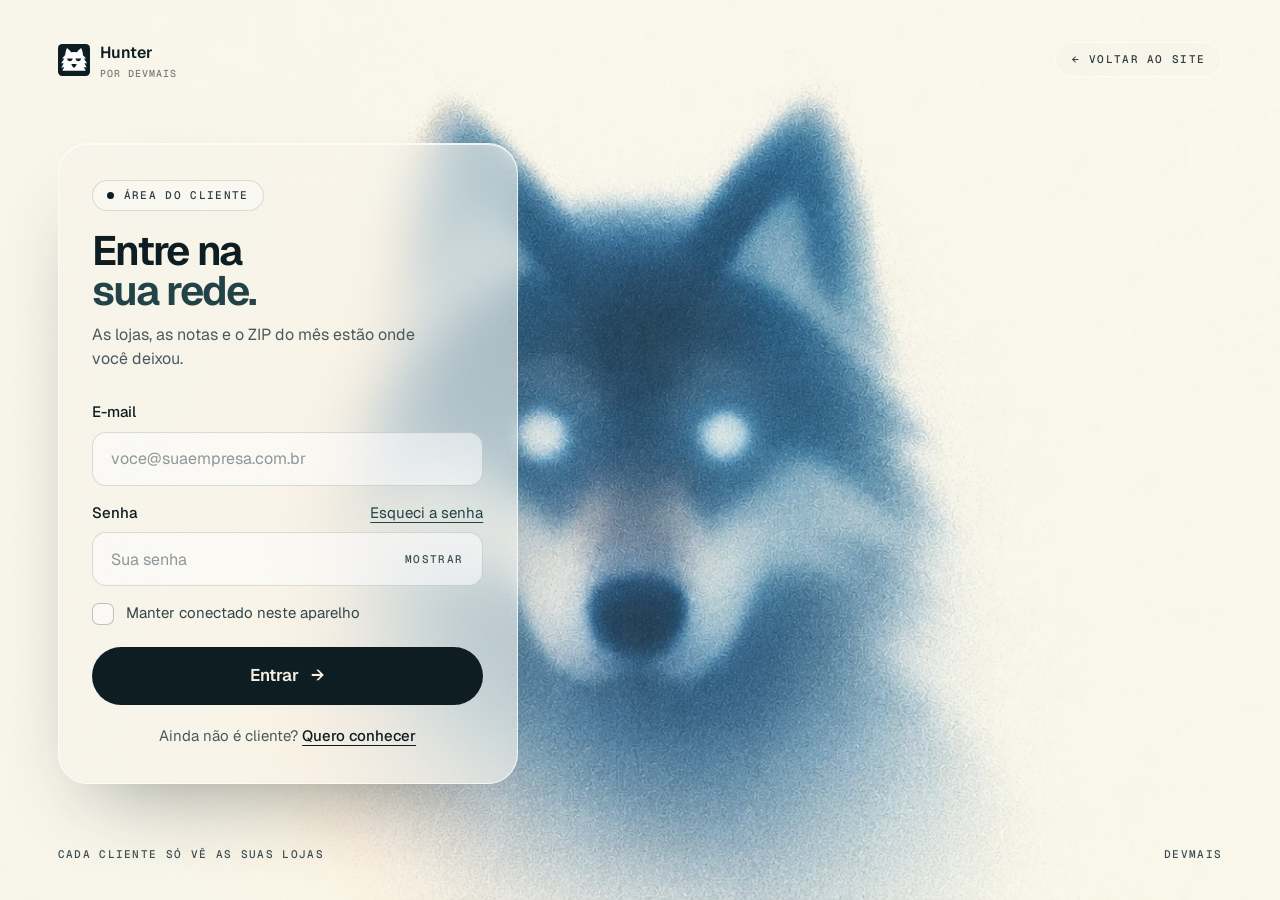
<file: site/app/index.html>
<!doctype html>
<html lang="pt-BR">
<head>
<meta charset="utf-8">
<meta name="viewport" content="width=device-width, initial-scale=1">
<title>Painel · Hunter</title>
<meta name="theme-color" content="#0E1D21">
<link rel="icon" href="../assets/hunter.svg" type="image/svg+xml">
<link rel="preconnect" href="https://fonts.googleapis.com">
<link rel="preconnect" href="https://fonts.gstatic.com" crossorigin>
<link href="https://fonts.googleapis.com/css2?family=Geist:wght@300..700&family=Geist+Mono:wght@400;500&display=swap" rel="stylesheet">
<script>
  // guarda de acesso (modo demo): sem sessão, volta pro login
  try {
    if (!sessionStorage.getItem('hunter.demo.session') && !localStorage.getItem('hunter.demo.session')) location.replace('../login/');
  } catch (_) {}
</script>
<link rel="stylesheet" href="app.css">
</head>
<body>
<div class="frame">
  <aside class="rail" aria-label="Menu principal">
    <a class="rail-logo" href="#/visao" aria-label="Hunter, visão geral"><img src="../assets/hunter.svg" alt=""><span>Hunter<small>por Devmais</small></span></a>
    <nav class="rail-nav" id="menu"></nav>
    <button class="rail-btn logout" id="logout" type="button" aria-label="Sair">
      <svg viewBox="0 0 24 24" fill="none" stroke="currentColor" stroke-width="1.7" stroke-linecap="round" stroke-linejoin="round"><path d="M15 4h3a2 2 0 012 2v12a2 2 0 01-2 2h-3M10 17l-5-5 5-5M5 12h11"/></svg><span class="lbl">Sair</span>
    </button>
  </aside>

  <div class="panel">
    <header class="top">
      <img class="top-logo" src="../assets/hunter.svg" alt="Hunter">
      <label class="gsearch">
        <svg viewBox="0 0 24 24" fill="none" stroke="currentColor" stroke-width="1.8" stroke-linecap="round"><circle cx="11" cy="11" r="7"/><path d="M20 20l-3.5-3.5"/></svg>
        <input id="gsearch" type="search" placeholder="Buscar nota por número ou chave…" autocomplete="off" aria-label="Buscar nota">
      </label>
      <div class="top-right">
        <a class="icon-btn" id="bell" href="#/alertas" aria-label="Alertas">
          <svg viewBox="0 0 24 24" fill="none" stroke="currentColor" stroke-width="1.7" stroke-linecap="round" stroke-linejoin="round"><path d="M6 8a6 6 0 1112 0c0 7 3 9 3 9H3s3-2 3-9M10.3 21a1.9 1.9 0 003.4 0"/></svg>
          <i class="dot" id="bellDot" hidden></i>
        </a>
        <div class="me">
          <span class="avatar" id="meAvatar"></span>
          <div class="me-txt"><b id="meNome"></b><small id="meRede"></small></div>
        </div>
      </div>
    </header>

    <div class="head">
      <div class="head-txt"><h1 id="pageTitle">Visão geral</h1><p id="pageSub"></p></div>
      <div class="head-tools" id="tools"></div>
    </div>

    <main class="view" id="view" tabindex="-1"></main>
  </div>
</div>

<aside class="drawer" id="drawer" aria-hidden="true"></aside>
<dialog class="modal" id="modal"></dialog>
<div class="tip" id="tip" role="tooltip"></div>
<div class="toasts" id="toasts" aria-live="polite"></div>

<script src="../assets/vendor/anime.umd.min.js"></script>
<script src="data.js"></script>
<script src="app.js"></script>
</body>
</html>
</file>
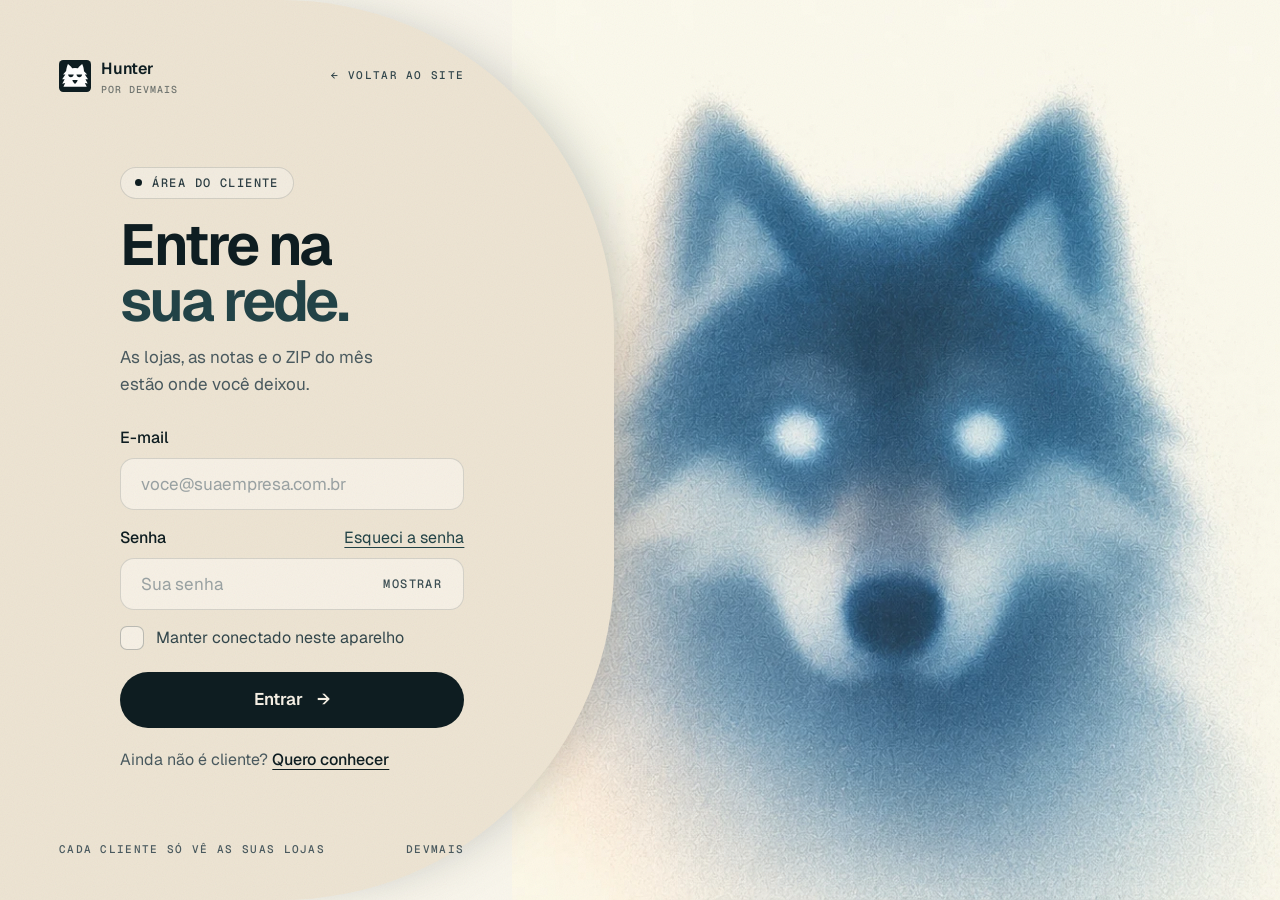
<file: site/login-painel/index.html>
<!doctype html>
<html lang="pt-BR">
<head>
<meta charset="utf-8">
<meta name="viewport" content="width=device-width, initial-scale=1">
<title>Entrar · Hunter</title>
<meta name="theme-color" content="#EDE4D3">
<link rel="icon" href="../assets/hunter.svg" type="image/svg+xml">
<link rel="preconnect" href="https://fonts.googleapis.com">
<link rel="preconnect" href="https://fonts.gstatic.com" crossorigin>
<link href="https://fonts.googleapis.com/css2?family=Geist:wght@300..700&family=Geist+Mono:wght@400;500&display=swap" rel="stylesheet">
<style>
:root{
  --ink:#0E1D21; --petrol:#224347; --slate:#677E8A;
  --panel:#EDE4D3; --field:#F6F0E5; --bg:#F9F6EC;
  --line:rgba(14,29,33,.14);
  --sans:"Geist",system-ui,-apple-system,Segoe UI,sans-serif;
  --mono:"Geist Mono",ui-monospace,Menlo,monospace;
  --ease:cubic-bezier(.2,.7,.2,1);
}
*{box-sizing:border-box;margin:0;padding:0}
html,body{height:100%}
body{background:var(--bg);color:var(--ink);font:400 16px/1.5 var(--sans);-webkit-font-smoothing:antialiased;overflow-x:hidden}
a{color:inherit}
button,input{font:inherit;color:inherit}
.mono{font:500 12px/1 var(--mono);letter-spacing:.12em;text-transform:uppercase}

/* grain */
body::after{content:"";position:fixed;inset:0;pointer-events:none;z-index:10;opacity:.06;mix-blend-mode:multiply;
  background-image:url("data:image/svg+xml,%3Csvg xmlns='http://www.w3.org/2000/svg' width='160' height='160'%3E%3Cfilter id='n'%3E%3CfeTurbulence type='fractalNoise' baseFrequency='.9' numOctaves='3' stitchTiles='stitch'/%3E%3C/filter%3E%3Crect width='100%25' height='100%25' filter='url(%23n)'/%3E%3C/svg%3E")}

.page{position:relative;display:flow-root;min-height:100vh;min-height:100svh}

/* wolf side */
.art{position:fixed;inset:0;background:var(--bg)}
.art img{position:absolute;top:0;right:0;height:100%;width:60%;object-fit:cover;object-position:50% 40%;transform-origin:50% 42%;
  animation:breathe 14s ease-in-out infinite alternate}
@keyframes breathe{from{transform:scale(1.42)}to{transform:scale(1.5)}}

/* panel with big curved edge */
.panel{position:relative;z-index:2;width:clamp(600px,48vw,920px);min-height:100vh;min-height:100svh;background:var(--panel);
  border-radius:0 min(26vw,500px) min(26vw,500px) 0;
  box-shadow:24px 0 60px -30px rgba(14,29,33,.35);
  display:flex;flex-direction:column;padding:clamp(28px,6.3vh,68px) 0 clamp(24px,5vh,56px) clamp(40px,4.6vw,88px)}
.top{display:flex;align-items:center;justify-content:space-between;padding-right:clamp(150px,10.5vw,200px)}
.brand{display:flex;align-items:center;gap:10px;text-decoration:none;font-weight:600;letter-spacing:-.01em}
.brand img{width:32px;height:32px}
.brand small{display:block;font:500 10px/1 var(--mono);letter-spacing:.1em;text-transform:uppercase;opacity:.55;margin-top:4px}
.back{text-decoration:none;color:#33474c;font-size:11px;transition:color .2s}
.back:hover{color:var(--ink)}

.form-wrap{margin:auto 0;padding:clamp(24px,5vh,56px) 0 clamp(20px,3.7vh,40px) clamp(0px,4.8vw,92px);width:calc(100% - 150px);max-width:572px}
.badge{display:inline-flex;align-items:center;gap:10px;padding:12px 16px;border-radius:999px;border:1px solid var(--line);background:rgba(255,255,255,.3);font-size:13px;color:#2d3e43}
.badge i{width:7px;height:7px;border-radius:50%;background:var(--ink)}
h1{font:650 clamp(44px,3.6vw,68px)/.98 var(--sans);letter-spacing:-.045em;margin:26px 0 22px}
h1 span{color:var(--petrol)}
.lead{color:#4a5a5f;font-size:19px;max-width:15.5em;line-height:1.6}

form{margin-top:44px;max-width:480px}
.f{margin-bottom:22px}
.lab{display:flex;justify-content:space-between;align-items:baseline;margin-bottom:10px;font-weight:500;font-size:17px}
.lab a{font-weight:400;color:var(--petrol);text-decoration:underline;text-underline-offset:4px;text-decoration-thickness:1px;cursor:pointer;background:none;border:0;font-size:17px}
.lab a:hover{color:var(--ink)}
.input{position:relative}
input[type=text],input[type=email],input[type=password]{width:100%;height:62px;border-radius:16px;border:1px solid var(--line);background:var(--field);padding:0 20px;font-size:19px;outline:none;transition:border-color .2s,box-shadow .2s,background .2s}
input::placeholder{color:#9aa2a3}
input:focus{border-color:var(--petrol);background:#fff;box-shadow:0 0 0 4px rgba(34,67,71,.12)}
.input input{padding-right:110px}
.show{position:absolute;right:8px;top:50%;transform:translateY(-50%);height:44px;padding:0 14px;border:0;background:none;cursor:pointer;color:#3d4f54;border-radius:10px}
.show:hover{background:rgba(14,29,33,.06)}
.hint{display:none;margin-top:10px;font-size:14px;color:#4a5a5f;background:rgba(255,255,255,.45);border:1px solid var(--line);border-radius:12px;padding:10px 14px}
.hint.on{display:block;animation:fade .3s var(--ease)}
@keyframes fade{from{opacity:0;transform:translateY(-4px)}}

.check{display:flex;align-items:center;gap:12px;color:#33474c;font-size:17px;cursor:pointer;margin:6px 0 32px;user-select:none}
.check input{appearance:none;-webkit-appearance:none;width:24px;height:24px;border-radius:7px;border:1px solid rgba(14,29,33,.25);background:var(--field);display:grid;place-items:center;cursor:pointer;transition:background .2s,border-color .2s}
.check input::after{content:"";width:10px;height:6px;border:2px solid #fff;border-top:0;border-right:0;transform:rotate(-45deg) translateY(-1px) scale(0);transition:transform .2s var(--ease)}
.check input:checked{background:var(--ink);border-color:var(--ink)}
.check input:checked::after{transform:rotate(-45deg) translateY(-1px) scale(1)}
.check input:focus-visible{box-shadow:0 0 0 4px rgba(34,67,71,.18)}

.submit{width:100%;height:66px;border-radius:999px;border:0;background:var(--ink);color:#F6F0E5;font-weight:600;font-size:19px;display:flex;align-items:center;justify-content:center;gap:14px;cursor:pointer;transition:background .25s,transform .2s var(--ease)}
.submit:hover{background:var(--petrol)}
.submit:active{transform:scale(.985)}
.submit span{transition:transform .25s var(--ease)}
.submit:hover span{transform:translateX(4px)}
.submit[disabled]{opacity:.7;cursor:progress}

.alt{margin-top:28px;color:#4a5a5f;font-size:17px}
.alt a{color:var(--ink);font-weight:500;text-underline-offset:4px;text-decoration-thickness:1px}

.foot{display:flex;justify-content:space-between;padding-right:clamp(150px,10.5vw,200px);color:#4a5a5f;font-size:11px}
.foot a{text-decoration:none}
.foot a:hover{color:var(--ink)}

/* load-in */
.rise{opacity:0;transform:translateY(14px);animation:rise .8s var(--ease) forwards;animation-delay:var(--d,0s)}
@keyframes rise{to{opacity:1;transform:none}}

/* ---------- responsive ---------- */
/* shorter screens (notebooks): compress vertical rhythm so it fits */
@media (min-width:901px) and (max-height:900px){
  .badge{padding:9px 14px;font-size:12px}
  h1{font-size:clamp(40px,6.4vh,60px);margin:18px 0 14px}
  .lead{font-size:17px}
  form{margin-top:28px}
  .f{margin-bottom:16px}
  .lab,.lab a,.check,.alt{font-size:16px}
  .lab{margin-bottom:8px}
  input[type=text],input[type=email],input[type=password]{height:52px;font-size:17px;border-radius:14px}
  .check{margin:2px 0 22px}
  .submit{height:56px;font-size:17px}
  .alt{margin-top:20px}
  .form-wrap{padding-top:16px;padding-bottom:16px}
}
@media (min-width:901px) and (max-height:720px){
  .lead{display:none}
  h1{margin-bottom:0}
}
@media (max-width:900px){
  .art{position:absolute;top:0;left:0;right:0;bottom:auto;height:44vh;overflow:hidden}
  .art img{width:100%;height:100%;object-position:50% 30%;transform-origin:50% 45%;animation:breathe-m 14s ease-in-out infinite alternate}
  @keyframes breathe-m{from{transform:scale(1.08)}to{transform:scale(1.14)}}
  .panel{width:100%;margin-top:34vh;min-height:auto;border-radius:32px 32px 0 0;padding:28px 20px 32px;box-shadow:0 -20px 50px -30px rgba(14,29,33,.35)}
  .top{padding-right:0;position:absolute;top:-34vh;left:20px;right:20px;margin-top:20px}
  .back{background:rgba(249,246,236,.8);padding:10px 12px;border-radius:999px;backdrop-filter:blur(8px)}
  .form-wrap{padding:8px 0 24px;margin:0;max-width:none}
  h1{font-size:44px;margin:20px 0 14px}
  .lead{font-size:17px}
  form{margin-top:30px;max-width:none}
  .lab,.lab a,.check,.alt{font-size:16px}
  input[type=text],input[type=email],input[type=password]{height:56px;font-size:16px}
  .submit{height:58px;font-size:17px}
  .foot{padding:24px 0 0;margin:0;gap:12px;flex-wrap:wrap}
}
@media (prefers-reduced-motion:reduce){
  .art img,.rise{animation:none;opacity:1;transform:none}
}
</style>
</head>
<body>
<div class="page">
  <div class="art" aria-hidden="true"><img src="../assets/login-wolf.webp" alt=""></div>

  <main class="panel">
    <div class="top rise">
      <a class="brand" href="../" aria-label="Hunter, ir para o site">
        <img src="../assets/hunter.svg" alt="">
        <span>Hunter<small>por Devmais</small></span>
      </a>
      <a class="back mono" href="../">← Voltar ao site</a>
    </div>

    <div class="form-wrap">
      <span class="badge mono rise" style="--d:.05s"><i></i>Área do cliente</span>
      <h1 class="rise" style="--d:.1s">Entre na<br><span>sua rede.</span></h1>
      <p class="lead rise" style="--d:.15s">As lojas, as notas e o ZIP do mês estão onde você deixou.</p>

      <form method="post" action="" id="loginForm" class="rise" style="--d:.22s" novalidate>
        <!-- Django: inserir {% csrf_token %} aqui -->
        <div class="f">
          <label class="lab" for="email">E-mail</label>
          <input type="email" id="email" name="username" placeholder="voce@suaempresa.com.br" autocomplete="username" required>
        </div>
        <div class="f">
          <div class="lab"><label for="password">Senha</label><a role="button" tabindex="0" id="forgot" aria-controls="hint" aria-expanded="false">Esqueci a senha</a></div>
          <div class="input">
            <input type="password" id="password" name="password" placeholder="Sua senha" autocomplete="current-password" required>
            <button type="button" class="show mono" id="toggle" aria-label="Mostrar senha">Mostrar</button>
          </div>
          <p class="hint" id="hint" role="status">Fale com o administrador da sua empresa para redefinir a senha.</p>
        </div>
        <label class="check"><input type="checkbox" name="remember"> Manter conectado neste aparelho</label>
        <button class="submit" type="submit">Entrar <span>→</span></button>
      </form>

      <p class="alt rise" style="--d:.3s">Ainda não é cliente? <a href="https://devmais.com">Quero conhecer</a></p>
    </div>

    <div class="foot mono rise" style="--d:.35s">
      <span>Cada cliente só vê as suas lojas</span>
      <a href="https://devmais.com">Devmais</a>
    </div>
  </main>
</div>

<script>
const pw = document.getElementById('password'), tg = document.getElementById('toggle');
tg.addEventListener('click', () => {
  const show = pw.type === 'password';
  pw.type = show ? 'text' : 'password';
  tg.textContent = show ? 'Ocultar' : 'Mostrar';
  tg.setAttribute('aria-label', show ? 'Ocultar senha' : 'Mostrar senha');
  pw.focus();
});
const fg = document.getElementById('forgot'), hint = document.getElementById('hint');
const toggleHint = () => { const on = hint.classList.toggle('on'); fg.setAttribute('aria-expanded', on); };
fg.addEventListener('click', toggleHint);
fg.addEventListener('keydown', e => { if (e.key === 'Enter' || e.key === ' ') { e.preventDefault(); toggleHint(); } });
document.getElementById('loginForm').addEventListener('submit', e => {
  const f = e.target;
  if (!f.checkValidity()) { e.preventDefault(); f.reportValidity(); return; }
  const b = f.querySelector('.submit'); b.disabled = true; b.firstChild.textContent = 'Entrando… ';
});
</script>
</body>
</html>
</file>
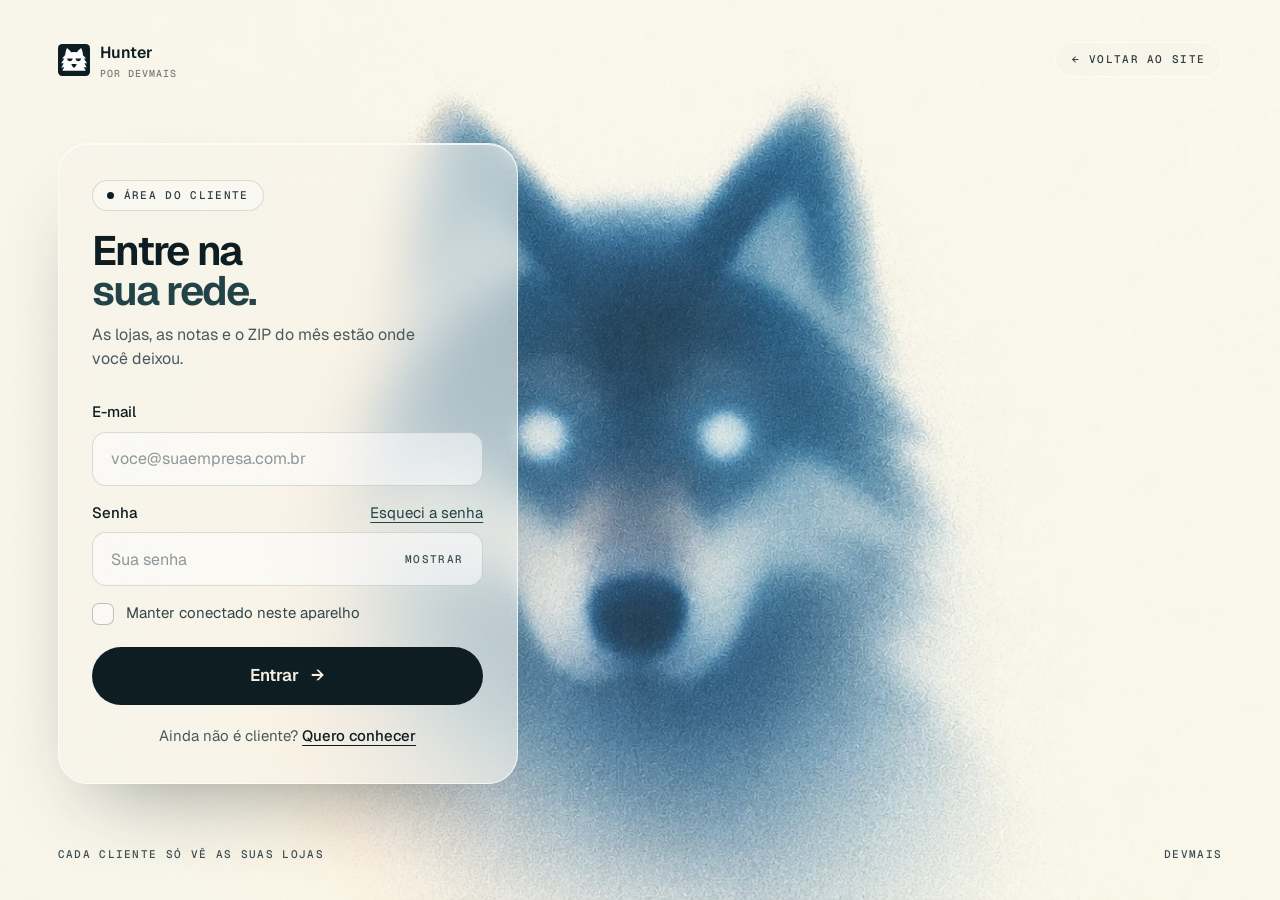
<file: site/login/index.html>
<!doctype html>
<html lang="pt-BR">
<head>
<meta charset="utf-8">
<meta name="viewport" content="width=device-width, initial-scale=1">
<title>Entrar · Hunter</title>
<meta name="theme-color" content="#F9F6EC">
<link rel="icon" href="../assets/hunter.svg" type="image/svg+xml">
<link rel="preconnect" href="https://fonts.googleapis.com">
<link rel="preconnect" href="https://fonts.gstatic.com" crossorigin>
<link href="https://fonts.googleapis.com/css2?family=Geist:wght@300..700&family=Geist+Mono:wght@400;500&display=swap" rel="stylesheet">
<style>
:root{
  --ink:#0E1D21; --petrol:#224347; --slate:#677E8A;
  --bg:#F9F6EC; --field:rgba(255,255,255,.55);
  --line:rgba(14,29,33,.14);
  --sans:"Geist",system-ui,-apple-system,Segoe UI,sans-serif;
  --mono:"Geist Mono",ui-monospace,Menlo,monospace;
  --ease:cubic-bezier(.2,.7,.2,1);
  --gut:clamp(20px,4.5vw,88px);
}
*{box-sizing:border-box;margin:0;padding:0}
html,body{height:100%}
body{background:var(--bg);color:var(--ink);font:400 16px/1.5 var(--sans);-webkit-font-smoothing:antialiased;overflow-x:hidden}
a{color:inherit}
button,input{font:inherit;color:inherit}
.mono{font:500 11px/1 var(--mono);letter-spacing:.12em;text-transform:uppercase}

/* full-bleed photo */
.bg{position:fixed;inset:0;overflow:hidden;background:var(--bg)}
.bg img{width:100%;height:100%;object-fit:cover;object-position:50% 40%;transform-origin:50% 42%;animation:breathe 16s ease-in-out infinite alternate}
@keyframes breathe{from{transform:scale(1.02)}to{transform:scale(1.08)}}
/* soft wash on the left so the card area stays calm */
.bg::after{content:"";position:absolute;inset:0;background:linear-gradient(90deg,rgba(249,246,236,.55) 0%,rgba(249,246,236,0) 38%)}
body::after{content:"";position:fixed;inset:0;pointer-events:none;z-index:10;opacity:.06;mix-blend-mode:multiply;
  background-image:url("data:image/svg+xml,%3Csvg xmlns='http://www.w3.org/2000/svg' width='160' height='160'%3E%3Cfilter id='n'%3E%3CfeTurbulence type='fractalNoise' baseFrequency='.9' numOctaves='3' stitchTiles='stitch'/%3E%3C/filter%3E%3Crect width='100%25' height='100%25' filter='url(%23n)'/%3E%3C/svg%3E")}

.page{position:relative;z-index:2;min-height:100vh;min-height:100svh;display:grid;grid-template-rows:auto 1fr auto;padding:clamp(24px,4.5vh,48px) var(--gut)}
header,footer{display:flex;align-items:center;justify-content:space-between;gap:16px}
.brand{display:flex;align-items:center;gap:10px;text-decoration:none;font-weight:600;letter-spacing:-.01em}
.brand img{width:32px;height:32px}
.brand small{display:block;font:500 10px/1 var(--mono);letter-spacing:.1em;text-transform:uppercase;opacity:.55;margin-top:4px}
.chip{text-decoration:none;padding:11px 16px;border-radius:999px;background:rgba(249,246,236,.6);border:1px solid rgba(255,255,255,.7);backdrop-filter:blur(12px);-webkit-backdrop-filter:blur(12px);color:#2d3e43;transition:background .2s,color .2s}
.chip:hover{background:rgba(255,255,255,.85);color:var(--ink)}
footer{color:#3d4f54}
footer a{text-decoration:none}
footer a:hover{color:var(--ink)}

main{display:flex;align-items:center;padding:clamp(20px,4vh,48px) 0}
.card{width:min(460px,100%);padding:clamp(28px,4vh,44px) clamp(24px,2.6vw,44px);border-radius:30px;
  background:rgba(249,246,236,.62);border:1px solid rgba(255,255,255,.75);
  backdrop-filter:blur(22px) saturate(1.1);-webkit-backdrop-filter:blur(22px) saturate(1.1);
  box-shadow:0 1px 0 rgba(255,255,255,.8) inset,0 40px 80px -40px rgba(14,29,33,.45)}

.badge{display:inline-flex;align-items:center;gap:10px;padding:9px 14px;border-radius:999px;border:1px solid var(--line);background:rgba(255,255,255,.4);color:#2d3e43}
.badge i{width:7px;height:7px;border-radius:50%;background:var(--ink);box-shadow:0 0 0 0 rgba(14,29,33,.4);animation:ping 2.4s infinite}
@keyframes ping{70%{box-shadow:0 0 0 7px rgba(14,29,33,0)}}
h1{font:650 clamp(38px,3.2vw,54px)/.98 var(--sans);letter-spacing:-.045em;margin:20px 0 12px}
h1 span{color:var(--petrol)}
.lead{color:#4a5a5f;font-size:16px;max-width:30ch}

form{margin-top:clamp(20px,3.4vh,32px)}
.f{margin-bottom:16px}
.lab{display:flex;justify-content:space-between;align-items:baseline;margin-bottom:8px;font-weight:500;font-size:15px}
.lab a{font-weight:400;color:var(--petrol);text-decoration:underline;text-underline-offset:4px;text-decoration-thickness:1px;cursor:pointer;font-size:15px}
.lab a:hover{color:var(--ink)}
.input{position:relative}
input[type=email],input[type=text],input[type=password]{width:100%;height:54px;border-radius:14px;border:1px solid var(--line);background:var(--field);padding:0 18px;font-size:16px;outline:none;transition:border-color .2s,box-shadow .2s,background .2s}
input::placeholder{color:#8f989a}
input:focus{border-color:var(--petrol);background:rgba(255,255,255,.92);box-shadow:0 0 0 4px rgba(34,67,71,.12)}
.input input{padding-right:104px}
.show{position:absolute;right:6px;top:50%;transform:translateY(-50%);height:42px;padding:0 14px;border:0;background:none;cursor:pointer;color:#3d4f54;border-radius:10px}
.show:hover{background:rgba(14,29,33,.06)}
.hint{display:none;margin-top:10px;font-size:14px;color:#4a5a5f;background:rgba(255,255,255,.5);border:1px solid var(--line);border-radius:12px;padding:10px 14px}
.hint.on{display:block;animation:fade .3s var(--ease)}
@keyframes fade{from{opacity:0;transform:translateY(-4px)}}

.check{display:flex;align-items:center;gap:12px;color:#33474c;font-size:15px;cursor:pointer;margin:4px 0 22px;user-select:none}
.check input{appearance:none;-webkit-appearance:none;flex:none;width:22px;height:22px;border-radius:7px;border:1px solid rgba(14,29,33,.25);background:var(--field);display:grid;place-items:center;cursor:pointer;transition:background .2s,border-color .2s}
.check input::after{content:"";width:9px;height:5px;border:2px solid #fff;border-top:0;border-right:0;transform:rotate(-45deg) translateY(-1px) scale(0);transition:transform .2s var(--ease)}
.check input:checked{background:var(--ink);border-color:var(--ink)}
.check input:checked::after{transform:rotate(-45deg) translateY(-1px) scale(1)}
.check input:focus-visible{box-shadow:0 0 0 4px rgba(34,67,71,.18)}

.submit{width:100%;height:58px;border-radius:999px;border:0;background:var(--ink);color:#F6F0E5;font-weight:600;font-size:17px;display:flex;align-items:center;justify-content:center;gap:12px;cursor:pointer;transition:background .25s,transform .2s var(--ease),box-shadow .25s}
.submit:hover{background:var(--petrol);box-shadow:0 12px 30px -12px rgba(14,29,33,.6)}
.submit:active{transform:scale(.985)}
.submit span{transition:transform .25s var(--ease)}
.submit:hover span{transform:translateX(4px)}
.submit[disabled]{opacity:.7;cursor:progress}
.alt{margin-top:20px;color:#4a5a5f;font-size:15px;text-align:center}
.alt a{color:var(--ink);font-weight:500;text-underline-offset:4px;text-decoration-thickness:1px}

.rise{opacity:0;transform:translateY(14px);animation:rise .8s var(--ease) forwards;animation-delay:var(--d,0s)}
@keyframes rise{to{opacity:1;transform:none}}

/* short screens */
@media (min-width:761px) and (max-height:860px){
  .page{padding-top:20px;padding-bottom:20px}
  main{padding:14px 0}
  .card{padding:26px 32px}
  h1{font-size:40px;margin:16px 0 8px}
  .lead{font-size:15px}
  form{margin-top:18px}
  .f{margin-bottom:12px}
  input[type=email],input[type=text],input[type=password]{height:48px}
  .check{margin-bottom:16px}
  .submit{height:52px}
  .alt{margin-top:14px}
}
@media (min-width:761px) and (max-height:700px){
  .lead{display:none}
  h1{margin-bottom:0}
}

/* phones: wolf on top, card as a bottom sheet */
@media (max-width:760px){
  .bg{position:absolute;bottom:auto;height:56vh;-webkit-mask-image:linear-gradient(#000 70%,transparent);mask-image:linear-gradient(#000 70%,transparent)}
  .bg img{object-position:50% 45%}
  .bg::after{display:none}
  .page{padding:18px 16px 20px}
  main{align-items:flex-end;padding:38vh 0 20px}
  .card{width:100%;border-radius:26px;padding:26px 20px}
  h1{font-size:38px}
  .lead{font-size:15px}
  footer{justify-content:center;flex-wrap:wrap;gap:6px 16px;text-align:center}
  .chip{padding:10px 12px}
}
@media (prefers-reduced-motion:reduce){
  .bg img,.rise,.badge i{animation:none;opacity:1;transform:none}
}
</style>
</head>
<body>
<div class="bg" aria-hidden="true"><img src="../assets/login-wolf.webp" alt=""></div>

<div class="page">
  <header class="rise">
    <a class="brand" href="../" aria-label="Hunter, ir para o site">
      <img src="../assets/hunter.svg" alt="">
      <span>Hunter<small>por Devmais</small></span>
    </a>
    <a class="chip mono" href="../">← Voltar ao site</a>
  </header>

  <main>
    <section class="card rise" style="--d:.08s" aria-labelledby="ttl">
      <span class="badge mono"><i></i>Área do cliente</span>
      <h1 id="ttl">Entre na<br><span>sua rede.</span></h1>
      <p class="lead">As lojas, as notas e o ZIP do mês estão onde você deixou.</p>

      <form method="post" action="" id="loginForm" novalidate>
        <!-- Django: inserir {% csrf_token %} aqui -->
        <div class="f">
          <label class="lab" for="email">E-mail</label>
          <input type="email" id="email" name="username" placeholder="voce@suaempresa.com.br" autocomplete="username" required>
        </div>
        <div class="f">
          <div class="lab"><label for="password">Senha</label><a role="button" tabindex="0" id="forgot" aria-controls="hint" aria-expanded="false">Esqueci a senha</a></div>
          <div class="input">
            <input type="password" id="password" name="password" placeholder="Sua senha" autocomplete="current-password" required>
            <button type="button" class="show mono" id="toggle" aria-label="Mostrar senha">Mostrar</button>
          </div>
          <p class="hint" id="hint" role="status">Fale com o administrador da sua empresa para redefinir a senha.</p>
        </div>
        <label class="check"><input type="checkbox" name="remember"> Manter conectado neste aparelho</label>
        <button class="submit" type="submit">Entrar <span>→</span></button>
      </form>

      <p class="alt">Ainda não é cliente? <a href="https://devmais.com">Quero conhecer</a></p>
    </section>
  </main>

  <footer class="mono rise" style="--d:.2s">
    <span>Cada cliente só vê as suas lojas</span>
    <a href="https://devmais.com">Devmais</a>
  </footer>
</div>

<script>
const pw = document.getElementById('password'), tg = document.getElementById('toggle');
tg.addEventListener('click', () => {
  const show = pw.type === 'password';
  pw.type = show ? 'text' : 'password';
  tg.textContent = show ? 'Ocultar' : 'Mostrar';
  tg.setAttribute('aria-label', show ? 'Ocultar senha' : 'Mostrar senha');
  pw.focus();
});
const fg = document.getElementById('forgot'), hint = document.getElementById('hint');
const toggleHint = () => { const on = hint.classList.toggle('on'); fg.setAttribute('aria-expanded', on); };
fg.addEventListener('click', toggleHint);
fg.addEventListener('keydown', e => { if (e.key === 'Enter' || e.key === ' ') { e.preventDefault(); toggleHint(); } });
/* MODO DEMO: sem backend, qualquer e-mail e senha entram no painel.
   Quando ligar ao servidor, remova este bloco e deixe o form fazer o POST normal. */
const DEMO = true;
const SESSION_KEY = 'hunter.demo.session';
document.getElementById('loginForm').addEventListener('submit', e => {
  const f = e.target;
  if (!f.checkValidity()) { e.preventDefault(); f.reportValidity(); return; }
  const b = f.querySelector('.submit'); b.disabled = true; b.firstChild.textContent = 'Entrando… ';
  if (!DEMO) return;
  e.preventDefault();
  const email = f.username.value.trim().toLowerCase();
  const nome = email.split('@')[0].split(/[._-]+/).filter(Boolean)
    .map(p => p[0].toUpperCase() + p.slice(1)).join(' ') || 'Cliente';
  const session = JSON.stringify({ nome, email, papel: 'Administrador', rede: 'Rede Sabor & Cia', em: Date.now() });
  try {
    (f.remember.checked ? localStorage : sessionStorage).setItem(SESSION_KEY, session);
  } catch (_) {}
  setTimeout(() => location.assign('../app/'), 450);
});
/* já logado? vai direto pro painel */
try {
  if (DEMO && (sessionStorage.getItem(SESSION_KEY) || localStorage.getItem(SESSION_KEY))) location.replace('../app/');
} catch (_) {}
</script>
</body>
</html>
</file>
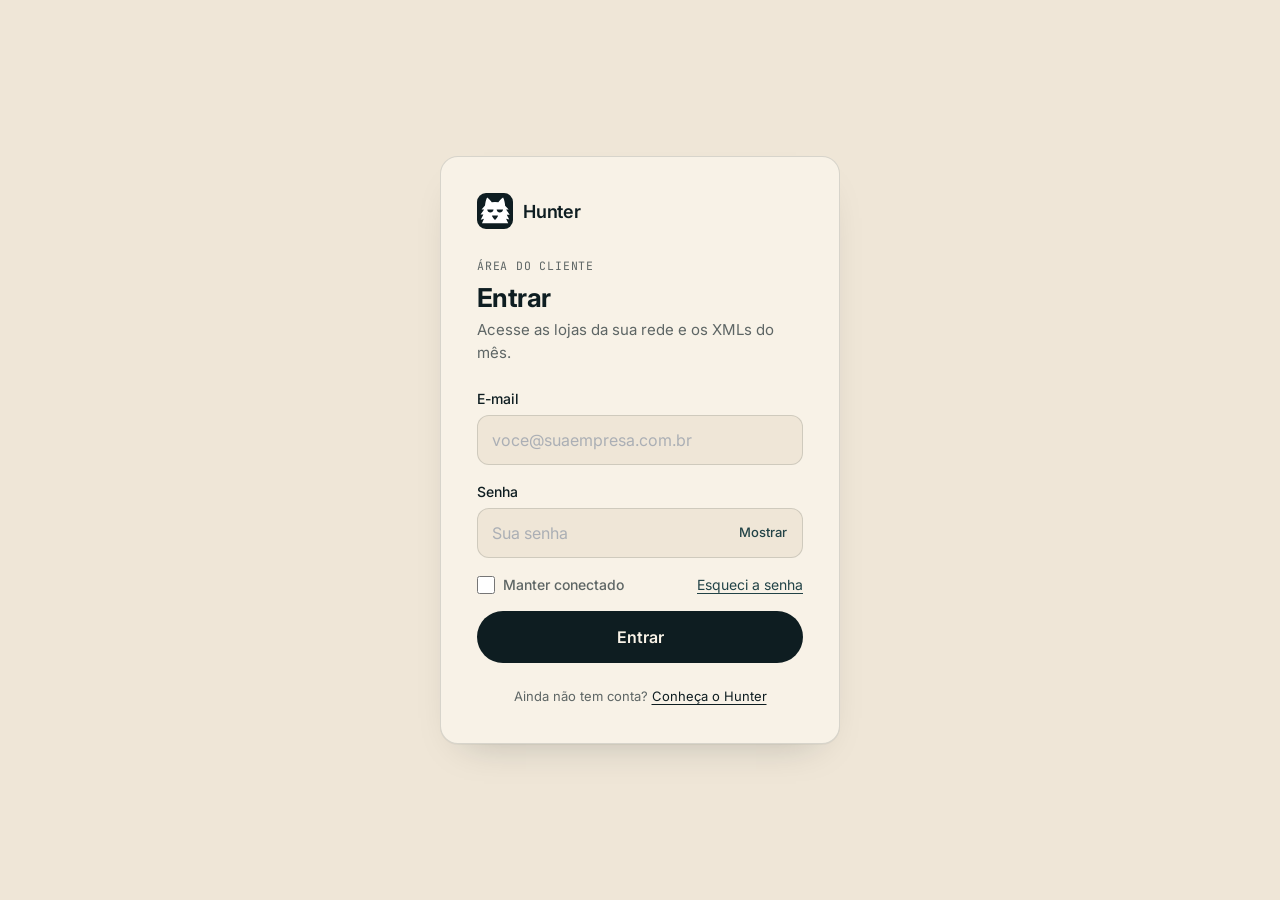
<file: app/login.html>
<!doctype html>
<html lang="pt-BR">
<head>
<meta charset="utf-8">
<meta name="viewport" content="width=device-width, initial-scale=1, viewport-fit=cover">
<meta name="robots" content="noindex">
<title>Entrar · Hunter</title>
<meta name="theme-color" content="#EFE6D7">
<meta name="color-scheme" content="light">
<link rel="icon" href="assets/hunter.svg" type="image/svg+xml">
<link rel="preconnect" href="https://fonts.googleapis.com">
<link rel="preconnect" href="https://fonts.gstatic.com" crossorigin>
<link href="https://fonts.googleapis.com/css2?family=Inter:wght@400;500;600;700&family=JetBrains+Mono:wght@400;500&display=swap" rel="stylesheet">
<style>
:root{
  --paper:#EFE6D7; --card:#F8F2E7; --sand:#E5DAC8;
  --ink:#0E1D21; --deep:#122E34; --petrol:#224347; --slate:#677E8A; --mist:#ABAFB5;
  --line:rgba(14,29,33,.14); --muted:rgba(14,29,33,.66);
  --danger:#8A2B1E; --danger-bg:#F3DCD5; --focus:#224347;
  --sans:"Inter",system-ui,-apple-system,"Segoe UI",sans-serif;
  --mono:"JetBrains Mono",ui-monospace,Menlo,Consolas,monospace;
  --ease:cubic-bezier(.22,.7,.2,1); --r:18px;
  --gut:clamp(16px,4vw,40px);
}
*{box-sizing:border-box}
html,body{margin:0;min-height:100%}
body{
  background:var(--paper); color:var(--ink);
  font-family:var(--sans); font-size:16px; line-height:1.5;
  -webkit-font-smoothing:antialiased;
  display:grid; grid-template-columns:minmax(0,1fr); justify-items:center; align-content:center;
  min-height:100vh; min-height:100dvh;
  padding:var(--gut);
}
.card{
  width:100%; max-width:400px;
  background:var(--card); border:1px solid var(--line);
  border-radius:var(--r); padding:clamp(24px,5vw,36px);
  box-shadow:0 1px 0 rgba(14,29,33,.04), 0 18px 40px -24px rgba(14,29,33,.28);
  animation:rise .5s var(--ease) both;
}
@keyframes rise{from{opacity:0;transform:translateY(8px)}to{opacity:1;transform:none}}
@media (prefers-reduced-motion: reduce){.card{animation:none}}
.brand{display:flex;align-items:center;gap:10px;margin-bottom:28px}
.brand img{width:36px;height:36px;border-radius:9px;display:block}
.brand span{font-weight:600;font-size:18px;letter-spacing:-.01em}
.eyebrow{
  font-family:var(--mono); font-size:11.5px; letter-spacing:.07em;
  text-transform:uppercase; color:var(--muted); margin:0 0 8px;
}
h1{font-size:26px; line-height:1.2; letter-spacing:-.02em; margin:0 0 6px; font-weight:700}
.lede{margin:0 0 24px; color:var(--muted); font-size:15px}
.alert{
  display:none; background:var(--danger-bg); color:var(--danger);
  border-radius:12px; padding:11px 14px; font-size:14px; margin:0 0 18px;
}
.alert.show{display:block}
.alert.ok{background:var(--sand); color:var(--ink)}
form{display:grid; gap:16px}
.field{display:grid; gap:6px}
label{font-size:14px; font-weight:500}
input[type="email"],input[type="password"],input[type="text"]{
  width:100%; min-width:0; font:inherit; font-size:16px; /* 16px evita zoom no iOS */
  color:var(--ink); background:var(--paper);
  border:1px solid var(--line); border-radius:12px; padding:12px 14px;
  transition:border-color .2s, box-shadow .2s;
}
input::placeholder{color:var(--mist)}
input:focus-visible{outline:none; border-color:var(--focus); box-shadow:0 0 0 3px rgba(34,67,71,.22)}
input[aria-invalid="true"]{border-color:var(--danger)}
.pwd{position:relative}
.pwd input{padding-right:64px}
.toggle{
  position:absolute; right:6px; top:50%; transform:translateY(-50%);
  background:none; border:0; font:inherit; font-size:13px; font-weight:500;
  color:var(--petrol); padding:8px 10px; border-radius:8px; cursor:pointer;
}
.toggle:focus-visible{outline:2px solid var(--focus); outline-offset:1px}
.error{font-size:13px; color:var(--danger); min-height:0; margin:0}
.error:empty{display:none}
.row{display:flex; align-items:center; justify-content:space-between; gap:12px; flex-wrap:wrap; font-size:14px}
.check{display:flex; align-items:center; gap:8px; color:var(--muted); cursor:pointer}
.check input{width:18px; height:18px; accent-color:var(--petrol); margin:0}
a{color:var(--petrol); text-decoration:underline; text-underline-offset:3px}
a:focus-visible{outline:2px solid var(--focus); outline-offset:2px; border-radius:4px}
button.primary{
  font:inherit; font-weight:600; font-size:16px; color:var(--card);
  background:var(--ink); border:0; border-radius:999px; padding:14px 20px;
  cursor:pointer; min-height:48px; transition:opacity .2s, transform .15s var(--ease);
  display:flex; align-items:center; justify-content:center; gap:10px;
}
button.primary:hover{opacity:.9}
button.primary:active{transform:scale(.99)}
button.primary:disabled{opacity:.6; cursor:progress}
button.primary:focus-visible{outline:2px solid var(--focus); outline-offset:3px}
.spin{
  width:16px; height:16px; border-radius:50%; border:2px solid currentColor;
  border-right-color:transparent; display:none; animation:spin .8s linear infinite;
}
button.primary.loading .spin{display:inline-block}
@keyframes spin{to{transform:rotate(360deg)}}
.foot{margin:24px 0 0; text-align:center; font-size:13px; color:var(--muted)}
.foot a{color:var(--ink)}
.sr{position:absolute;width:1px;height:1px;overflow:hidden;clip:rect(0 0 0 0);white-space:nowrap}
</style>
</head>
<body>

<main class="card">
  <div class="brand">
    <img src="assets/hunter.svg" alt="" width="36" height="36">
    <span>Hunter</span>
  </div>

  <p class="eyebrow">Área do cliente</p>
  <h1>Entrar</h1>
  <p class="lede">Acesse as lojas da sua rede e os XMLs do mês.</p>

  <div id="alert" class="alert" role="alert"></div>

  <form id="login-form" novalidate>
    <div class="field">
      <label for="email">E-mail</label>
      <input id="email" name="email" type="email" autocomplete="username" inputmode="email"
             placeholder="voce@suaempresa.com.br" required aria-describedby="email-error">
      <p id="email-error" class="error" aria-live="polite"></p>
    </div>

    <div class="field">
      <label for="password">Senha</label>
      <div class="pwd">
        <input id="password" name="password" type="password" autocomplete="current-password"
               placeholder="Sua senha" required aria-describedby="password-error">
        <button type="button" class="toggle" id="toggle-pwd" aria-controls="password"
                aria-pressed="false">Mostrar</button>
      </div>
      <p id="password-error" class="error" aria-live="polite"></p>
    </div>

    <div class="row">
      <label class="check">
        <input type="checkbox" id="remember" name="remember">
        Manter conectado
      </label>
      <a href="#" id="forgot">Esqueci a senha</a>
    </div>

    <button type="submit" class="primary" id="submit">
      <span class="spin" aria-hidden="true"></span>
      <span id="submit-label">Entrar</span>
    </button>
  </form>

  <p class="foot">Ainda não tem conta? <a href="../site/index.html">Conheça o Hunter</a></p>
</main>

<script src="js/login.js" defer></script>
</body>
</html>
</file>
<file: site/app/app.css>
:root{
  --ink:#0E1D21; --deep:#122E34; --petrol:#224347; --slate:#677E8A; --mist:#ABAFB5;
  --bg:#F3EEE4; --card:#FBF9F4; --soft:#EEE7DA; --line:rgba(14,29,33,.09); --line2:rgba(14,29,33,.16);
  --txt:#0E1D21; --txt2:#4A5A5F; --txt3:#7C898D;
  --good:#2F7D5F; --good-bg:rgba(47,125,95,.1);
  --warn:#A8701A; --warn-bg:rgba(168,112,26,.12);
  --crit:#B5432F; --crit-bg:rgba(181,67,47,.1);
  --info:#3F6B85; --info-bg:rgba(63,107,133,.1);
  --sans:"Geist",system-ui,-apple-system,Segoe UI,sans-serif;
  --mono:"Geist Mono",ui-monospace,Menlo,monospace;
  --ease:cubic-bezier(.2,.7,.2,1);
  --side:252px; --r:18px;
}
*{box-sizing:border-box;margin:0;padding:0}
html{-webkit-text-size-adjust:100%}
body{background:var(--bg);color:var(--txt);font:400 14px/1.5 var(--sans);-webkit-font-smoothing:antialiased}
a{color:inherit;text-decoration:none}
button,input,select{font:inherit;color:inherit}
button{cursor:pointer;background:none;border:0}
svg{display:block}
.mono{font:500 10.5px/1.2 var(--mono);letter-spacing:.1em;text-transform:uppercase}
.num{font-variant-numeric:tabular-nums}
.muted{color:var(--txt3)}
:focus-visible{outline:2px solid var(--petrol);outline-offset:2px}

/* ---------------- frame (inspirado no modelo: moldura escura + painel claro) ---------------- */
body{background:var(--ink)}
.frame{display:grid;grid-template-columns:248px 1fr;min-height:100vh;padding:16px 16px 16px 0}
.rail{position:sticky;top:16px;height:calc(100vh - 32px);display:flex;flex-direction:column;align-items:flex-start;padding:10px 0 6px}
.rail-logo{display:flex;align-items:center;gap:12px;margin:0 0 0 22px;color:#fff;font-weight:600;letter-spacing:-.01em}
.rail-logo span{line-height:1.15}
.rail-logo small{display:block;font:500 9.5px/1 var(--mono);letter-spacing:.1em;text-transform:uppercase;opacity:.5;margin-top:4px}
.rail-logo img{width:40px;height:40px;border-radius:11px;box-shadow:0 0 0 1px rgba(255,255,255,.14)}
.rail-nav{display:flex;flex-direction:column;gap:6px;margin-top:auto;margin-bottom:auto;width:100%}
.rail-nav .sep{display:block;height:1px;background:rgba(255,255,255,.14);margin:14px 22px 14px 30px}
.rail-btn{position:relative;display:flex;align-items:center;gap:14px;width:calc(100% - 14px);height:52px;margin-left:14px;padding:0 16px 0 20px;border-radius:16px 0 0 16px;color:#C9D3D5;font:500 14px/1 var(--sans);text-align:left;transition:color .2s,background .2s}
.rail-btn .lbl{white-space:nowrap}
.rail-btn .lbl b{font-weight:inherit}
.rail-btn .lbl .s{display:none}
.rail-btn svg{width:22px;height:22px;flex:none}
.rail-btn:hover{color:#fff;background:rgba(255,255,255,.06)}
.rail-btn .badge{position:absolute;top:50%;right:18px;margin-top:-4px;width:8px;height:8px;border-radius:50%;background:#E07A5F;box-shadow:0 0 0 2px var(--ink)}
/* aba ativa que se encaixa no painel */
.rail-btn.on{font-weight:600;border-radius:24px 0 0 24px;background:var(--panel);color:var(--ink)}
.rail-btn.on:hover{background:var(--panel)}
.rail-btn.on .badge{box-shadow:0 0 0 2px var(--panel)}
.rail-btn.on::before,.rail-btn.on::after{content:"";position:absolute;right:0;width:24px;height:24px;pointer-events:none}
.rail-btn.on::before{top:-24px;background:radial-gradient(circle at 0 0,transparent 23.5px,var(--panel) 24px)}
.rail-btn.on::after{bottom:-24px;background:radial-gradient(circle at 0 100%,transparent 23.5px,var(--panel) 24px)}
/* rótulo flutuante */
.rail-btn[data-label-off]:not(.on):hover::after{content:attr(data-label);position:absolute;left:calc(100% + 10px);top:50%;transform:translateY(-50%);background:#fff;color:var(--ink);font:500 12.5px/1 var(--sans);padding:8px 10px;border-radius:9px;white-space:nowrap;z-index:30;box-shadow:0 10px 24px -10px rgba(0,0,0,.4)}
.logout{color:var(--mist);margin-top:8px}

.panel{--panel:#FBF9F4;background:var(--panel);border-radius:30px;min-width:0;min-height:calc(100vh - 32px);display:flex;flex-direction:column;overflow:clip}
.frame{--panel:#FBF9F4}
.top{display:flex;align-items:center;gap:16px;padding:22px 32px 0}
.top-logo{display:none}
.gsearch{position:relative;flex:1;max-width:400px}
.gsearch svg{position:absolute;left:16px;top:50%;transform:translateY(-50%);width:17px;height:17px;color:var(--txt2)}
.gsearch input{width:100%;height:44px;border-radius:999px;border:1px solid var(--line2);background:#fff;padding:0 18px 0 44px;font-size:13.5px;outline:none;transition:border-color .2s,box-shadow .2s}
.gsearch input:focus{border-color:var(--petrol);box-shadow:0 0 0 3px rgba(34,67,71,.12)}
.top-right{margin-left:auto;display:flex;align-items:center;gap:10px}
.icon-btn{position:relative;width:44px;height:44px;border-radius:50%;display:grid;place-items:center;color:var(--ink);transition:background .2s}
.icon-btn:hover{background:var(--soft)}
.icon-btn svg{width:21px;height:21px}
.icon-btn .dot{position:absolute;top:10px;right:11px;width:8px;height:8px;border-radius:50%;background:#E07A5F;box-shadow:0 0 0 2px var(--panel)}
.me{display:flex;align-items:center;gap:10px;padding:4px 14px 4px 4px;border-radius:999px;border:1px solid var(--line)}
.me-txt b{display:block;font-weight:600;font-size:13px;line-height:1.2;max-width:160px;white-space:nowrap;overflow:hidden;text-overflow:ellipsis}
.me-txt small{display:block;color:var(--txt3);font-size:11.5px;line-height:1.2}
.avatar{flex:none;width:36px;height:36px;border-radius:50%;background:var(--ink);color:#EEF2F2;display:grid;place-items:center;font-weight:600;font-size:12px}
.head{display:flex;align-items:flex-end;justify-content:space-between;gap:16px;flex-wrap:wrap;padding:26px 32px 0}
.head h1{font:650 26px/1.1 var(--sans);letter-spacing:-.035em}
.head p{color:var(--txt3);font-size:13px;margin-top:4px}
.head-tools{display:flex;align-items:center;gap:8px;flex-wrap:wrap}
.view{padding:22px 32px 40px;outline:none;animation:in .35s var(--ease)}
@keyframes in{from{opacity:0;transform:translateY(6px)}}

/* ---------------- controls ---------------- */
.seg{display:inline-flex;padding:3px;border-radius:12px;background:var(--soft);border:1px solid var(--line)}
.seg button{height:32px;padding:0 12px;border-radius:9px;font-weight:500;font-size:13px;color:var(--txt2);white-space:nowrap;transition:background .2s,color .2s}
.seg button:hover{color:var(--ink)}
.seg button.on{background:var(--card);color:var(--ink);box-shadow:0 1px 2px rgba(14,29,33,.1),0 0 0 1px var(--line)}
.select,.search{height:38px;border-radius:11px;border:1px solid var(--line2);background:var(--card);padding:0 12px;font-size:13px;outline:none;transition:border-color .2s,box-shadow .2s}
.select{appearance:none;-webkit-appearance:none;padding-right:32px;background:var(--card) url("data:image/svg+xml,%3Csvg xmlns='http://www.w3.org/2000/svg' viewBox='0 0 24 24' fill='none' stroke='%234A5A5F' stroke-width='2' stroke-linecap='round'%3E%3Cpath d='M7 10l5 5 5-5'/%3E%3C/svg%3E") right 9px center/15px no-repeat;cursor:pointer}
.select:focus,.search:focus{border-color:var(--petrol);box-shadow:0 0 0 3px rgba(34,67,71,.12)}
.search-wrap{position:relative;flex:1;min-width:200px;max-width:360px}
.search-wrap svg{position:absolute;left:12px;top:50%;transform:translateY(-50%);width:16px;height:16px;color:var(--txt3)}
.search{width:100%;padding-left:36px}
.btn{display:inline-flex;align-items:center;justify-content:center;gap:8px;height:38px;padding:0 15px;border-radius:11px;font-weight:500;font-size:13px;white-space:nowrap;transition:background .2s,transform .15s var(--ease),border-color .2s,color .2s}
.btn:active{transform:scale(.97)}
.btn svg{width:16px;height:16px}
.btn-ink{background:var(--ink);color:#F6F0E5}
.btn-ink:hover{background:var(--petrol)}
.btn-line{border:1px solid var(--line2);background:var(--card)}
.btn-line:hover{border-color:var(--ink)}
.btn-ghost{color:var(--txt2)}
.btn-ghost:hover{background:var(--soft);color:var(--ink)}
.btn-danger{color:var(--crit)}
.btn-danger:hover{background:var(--crit-bg)}
.btn-sm{height:32px;padding:0 11px;font-size:12.5px;border-radius:9px}
.btn[disabled]{opacity:.55;pointer-events:none}

/* ---------------- cards ---------------- */
.grid{display:grid;gap:16px}
.kpis{grid-template-columns:repeat(4,1fr)}
.card{background:var(--card);border:1px solid var(--line);border-radius:var(--r);padding:20px}
.card-h{display:flex;align-items:center;justify-content:space-between;gap:12px;margin-bottom:16px}
.card-h h2{font:600 15px/1.3 var(--sans);letter-spacing:-.01em}
.card-h p{color:var(--txt3);font-size:12.5px}
.kpi{display:flex;flex-direction:column;gap:6px;min-height:128px}
.kpi .mono{color:var(--txt3)}
.kpi b{font:600 28px/1.1 var(--sans);letter-spacing:-.035em;margin-top:auto}
.kpi .foot{display:flex;align-items:center;gap:8px;font-size:12.5px;color:var(--txt3)}
.delta{display:inline-flex;align-items:center;gap:3px;font:600 12px/1 var(--sans);padding:4px 7px;border-radius:7px}
.delta.up{color:var(--good);background:var(--good-bg)}
.delta.down{color:var(--crit);background:var(--crit-bg)}
.kpi.dark{background:var(--ink);color:#EEF2F2;border-color:transparent}
.kpi.dark .mono,.kpi.dark .foot{color:var(--mist)}
.dots{display:flex;gap:5px;margin-top:2px}
.dots i{width:100%;height:6px;border-radius:3px;background:#7FD3B1}
.dots i.off{background:#E08B78}

.row2{grid-template-columns:minmax(0,1.75fr) minmax(0,1fr);margin-top:16px}
.row3{grid-template-columns:minmax(0,1.75fr) minmax(0,1fr);margin-top:16px}

/* chart */
.chart{position:relative;height:260px}
.chart svg{width:100%;height:100%;overflow:visible}
.chart .grid-l{stroke:var(--line);stroke-width:1}
.chart .axis-t{fill:var(--txt3);font:500 10.5px var(--mono)}
.chart .bar{fill:var(--petrol);transition:fill .15s}
.chart .bar.dim{fill:#B9C4C2}
.chart .col:hover .bar,.chart .col.hot .bar{fill:var(--ink)}
.chart .hit{fill:transparent}
.chart .col:hover .hit{fill:rgba(14,29,33,.04)}
.legend-line{display:flex;gap:16px;color:var(--txt3);font-size:12px}
.legend-line span{display:inline-flex;align-items:center;gap:6px}
.legend-line i{width:10px;height:10px;border-radius:3px;background:var(--petrol)}
.legend-line i.dim{background:#B9C4C2}

/* table */
.tbl-wrap{overflow-x:auto;margin:0 -20px;padding:0 20px}
table{width:100%;border-collapse:collapse;font-size:13px}
th{text-align:left;font:500 10.5px/1.2 var(--mono);letter-spacing:.08em;text-transform:uppercase;color:var(--txt3);padding:0 12px 10px;white-space:nowrap;border-bottom:1px solid var(--line)}
td{padding:12px;border-bottom:1px solid var(--line);white-space:nowrap;vertical-align:middle}
tr:last-child td{border-bottom:0}
th:first-child,td:first-child{padding-left:0}
th:last-child,td:last-child{padding-right:0}
.r{text-align:right}
tbody tr.click{cursor:pointer;transition:background .15s}
tbody tr.click:hover{background:rgba(14,29,33,.03)}
.store-cell b{display:block;font-weight:500}
.store-cell small{color:var(--txt3);font:400 11.5px var(--mono)}
.hbar{display:flex;align-items:center;gap:10px;min-width:180px}
.hbar span{flex:1;height:6px;border-radius:3px;background:var(--soft);overflow:hidden}
.hbar span i{display:block;height:100%;border-radius:3px;background:var(--petrol)}
.chave{font:400 12px var(--mono);color:var(--txt2)}

/* status pills: icon + label, never color alone */
.pill{display:inline-flex;align-items:center;gap:6px;height:24px;padding:0 9px 0 7px;border-radius:8px;font-size:12px;font-weight:500;white-space:nowrap}
.pill svg{width:13px;height:13px}
.pill.good{color:var(--good);background:var(--good-bg)}
.pill.warn{color:var(--warn);background:var(--warn-bg)}
.pill.crit{color:var(--crit);background:var(--crit-bg)}
.pill.info{color:var(--info);background:var(--info-bg)}
.pill.neutral{color:var(--txt2);background:var(--soft)}
.tag{display:inline-block;font:500 10.5px/1 var(--mono);padding:5px 7px;border-radius:6px;background:var(--soft);color:var(--txt2)}

/* alerts */
.alerts{display:flex;flex-direction:column;gap:10px}
.alert{display:flex;gap:12px;padding:14px;border-radius:14px;border:1px solid var(--line);background:#fff}
.alert .ico{flex:none;width:34px;height:34px;border-radius:10px;display:grid;place-items:center}
.alert .ico svg{width:17px;height:17px}
.alert.crit .ico{background:var(--crit-bg);color:var(--crit)}
.alert.warn .ico{background:var(--warn-bg);color:var(--warn)}
.alert.info .ico{background:var(--info-bg);color:var(--info)}
.alert b{display:block;font-weight:600;font-size:13.5px}
.alert p{color:var(--txt2);font-size:12.5px;margin-top:2px}
.alert .acts{display:flex;gap:6px;margin-top:10px;flex-wrap:wrap}
.alert-body{flex:1;min-width:0}
.empty{display:flex;flex-direction:column;align-items:center;text-align:center;gap:8px;padding:36px 16px;color:var(--txt3)}
.empty svg{width:28px;height:28px;color:var(--good)}
.empty b{color:var(--txt);font-weight:600}

/* feed */
.feed{display:flex;flex-direction:column}
.feed-item{display:flex;align-items:center;gap:12px;padding:10px 0;border-bottom:1px solid var(--line)}
.feed-item:last-child{border-bottom:0}
.feed-item img{width:28px;height:28px;border-radius:8px;flex:none}
.feed-item .t{flex:1;min-width:0}
.feed-item b{font-weight:500;font-size:13px}
.feed-item small{display:block;color:var(--txt3);font-size:12px;white-space:nowrap;overflow:hidden;text-overflow:ellipsis}
.feed-item .v{font-weight:500}
.feed-item.new{animation:flash 1.6s var(--ease)}
@keyframes flash{0%{background:rgba(127,211,177,.25)}100%{background:transparent}}

/* filters bar */
.filters{display:flex;align-items:center;gap:8px;flex-wrap:wrap;margin-bottom:16px}
.chips{display:flex;gap:6px;flex-wrap:wrap}
.chip{height:32px;padding:0 12px;border-radius:999px;border:1px solid var(--line2);background:var(--card);font-size:12.5px;font-weight:500;color:var(--txt2);display:inline-flex;align-items:center;gap:6px;transition:background .15s,border-color .15s,color .15s,transform .15s var(--ease)}
.chip:hover{border-color:var(--ink);color:var(--ink)}
.chip.on{background:var(--ink);border-color:var(--ink);color:#F6F0E5}
.chip em{font-style:normal;opacity:.6;font-size:11.5px}
.pager{display:flex;align-items:center;justify-content:space-between;gap:12px;margin-top:14px;color:var(--txt3);font-size:12.5px;flex-wrap:wrap}
.pager div{display:flex;gap:6px}
.summary{display:flex;gap:28px;flex-wrap:wrap;margin-bottom:14px;padding-bottom:14px;border-bottom:1px solid var(--line)}
.summary div{display:flex;flex-direction:column;gap:3px}
.summary .mono{color:var(--txt3)}
.summary b{font-weight:600;font-size:17px;letter-spacing:-.02em}

/* stores */
.stores{grid-template-columns:repeat(auto-fill,minmax(310px,1fr))}
.store{display:flex;flex-direction:column;gap:14px}
.store-h{display:flex;justify-content:space-between;align-items:flex-start;gap:10px}
.store-h h3{font:600 17px/1.2 var(--sans);letter-spacing:-.02em}
.store-h small{display:block;color:var(--txt3);font:400 12px var(--mono);margin-top:4px}
.kv{display:grid;grid-template-columns:1fr 1fr;gap:10px 16px;padding:14px 0;border-block:1px solid var(--line)}
.kv div{min-width:0}
.kv span{display:block;color:var(--txt3);font:500 10px/1.3 var(--mono);letter-spacing:.08em;text-transform:uppercase}
.kv b{display:block;font-weight:500;font-size:13.5px;margin-top:3px;white-space:nowrap;overflow:hidden;text-overflow:ellipsis}
.store-acts{display:flex;gap:8px;flex-wrap:wrap}
.store.add{align-items:center;justify-content:center;text-align:center;border-style:dashed;background:transparent;min-height:260px;color:var(--txt2);cursor:pointer;transition:border-color .2s,background .2s}
.store.add:hover{border-color:var(--ink);background:var(--card)}
.store.add .plus{width:44px;height:44px;border-radius:50%;background:var(--ink);color:#fff;display:grid;place-items:center}
.store.add .plus svg{width:20px;height:20px}

/* downloads */
.dl-grid{grid-template-columns:minmax(0,1fr) minmax(0,1.2fr)}
.field{display:flex;flex-direction:column;gap:7px;margin-bottom:18px}
.field > span{font-weight:500;font-size:13px}
.checks{display:grid;grid-template-columns:1fr 1fr;gap:8px}
.cb{display:flex;align-items:center;gap:10px;padding:10px 12px;border:1px solid var(--line2);border-radius:11px;background:#fff;cursor:pointer;font-size:13px;user-select:none;transition:border-color .15s}
.cb:hover{border-color:var(--ink)}
.cb input{appearance:none;-webkit-appearance:none;flex:none;width:18px;height:18px;border-radius:5px;border:1px solid rgba(14,29,33,.3);display:grid;place-items:center;cursor:pointer;transition:background .15s}
.cb input::after{content:"";width:8px;height:4px;border:2px solid #fff;border-top:0;border-right:0;transform:rotate(-45deg) translateY(-1px) scale(0);transition:transform .15s var(--ease)}
.cb input:checked{background:var(--ink);border-color:var(--ink)}
.cb input:checked::after{transform:rotate(-45deg) translateY(-1px) scale(1)}
.zip-prev{background:var(--ink);color:#DDE6E7;border-radius:14px;padding:16px 18px;font:400 12.5px/1.9 var(--mono);margin-bottom:18px;overflow:hidden}
.zip-prev b{color:#fff;font-weight:500}
.zip-prev .c{color:var(--mist)}
.progress{height:6px;border-radius:3px;background:var(--soft);overflow:hidden;margin-top:12px;display:none}
.progress.on{display:block}
.progress i{display:block;height:100%;width:0;background:var(--petrol);border-radius:3px;transition:width .2s linear}

/* users */
.user-cell{display:flex;align-items:center;gap:10px}
.user-cell .avatar{width:32px;height:32px;font-size:11.5px;background:var(--soft);color:var(--ink)}
.user-cell b{display:block;font-weight:500}
.user-cell small{color:var(--txt3)}
.note-box{display:flex;gap:12px;align-items:flex-start;padding:14px 16px;border-radius:14px;background:var(--soft);color:var(--txt2);font-size:13px;margin-bottom:16px}
.note-box svg{flex:none;width:18px;height:18px;color:var(--petrol);margin-top:1px}

/* drawer */
.drawer{position:fixed;top:0;right:0;bottom:0;width:min(440px,100vw);background:var(--card);z-index:60;box-shadow:-30px 0 60px -30px rgba(14,29,33,.4);transform:translateX(100%);transition:transform .35s var(--ease);display:flex;flex-direction:column}
.drawer.on{transform:none}
.drawer-h{display:flex;align-items:center;justify-content:space-between;padding:20px 22px;border-bottom:1px solid var(--line)}
.drawer-h h2{font:600 17px/1.2 var(--sans);letter-spacing:-.02em}
.drawer-b{padding:22px;overflow-y:auto;flex:1}
.drawer-f{padding:16px 22px;border-top:1px solid var(--line);display:flex;gap:8px}
.drawer-f .btn{flex:1}
.x{width:36px;height:36px;border-radius:10px;display:grid;place-items:center;color:var(--txt2)}
.x:hover{background:var(--soft);color:var(--ink)}
.x svg{width:18px;height:18px}
.big-val{font:650 34px/1 var(--sans);letter-spacing:-.04em;margin:6px 0 14px}
.dl{display:grid;grid-template-columns:auto 1fr;gap:10px 18px;font-size:13px;margin-top:18px}
.dl dt{color:var(--txt3);font:500 10.5px/1.6 var(--mono);letter-spacing:.08em;text-transform:uppercase}
.dl dd{font-weight:500;word-break:break-all}
.timeline{margin-top:22px;border-left:1px solid var(--line2);padding-left:16px;display:flex;flex-direction:column;gap:14px}
.timeline div{position:relative;font-size:13px}
.timeline div::before{content:"";position:absolute;left:-20.5px;top:5px;width:8px;height:8px;border-radius:50%;background:var(--petrol)}
.timeline small{display:block;color:var(--txt3)}
.overlay{position:fixed;inset:0;background:rgba(14,29,33,.3);z-index:55;opacity:0;pointer-events:none;transition:opacity .3s}
.overlay.on{opacity:1;pointer-events:auto}

/* modal */
.modal{margin:auto;border:0;border-radius:22px;padding:0;width:min(480px,calc(100vw - 32px));background:var(--card);color:var(--txt);box-shadow:0 40px 80px -30px rgba(14,29,33,.5)}
.modal::backdrop{background:rgba(14,29,33,.35);backdrop-filter:blur(3px)}
.modal[open]{animation:pop .3s var(--ease)}
@keyframes pop{from{opacity:0;transform:translateY(10px) scale(.98)}}
.modal form{padding:24px}
.modal h2{font:600 19px/1.2 var(--sans);letter-spacing:-.02em;margin-bottom:6px}
.modal .lead{color:var(--txt2);font-size:13.5px;margin-bottom:20px}
.modal input[type=text],.modal input[type=email],.modal select{width:100%;height:44px;border-radius:12px;border:1px solid var(--line2);background:#fff;padding:0 14px;outline:none}
.modal input:focus,.modal select:focus{border-color:var(--petrol);box-shadow:0 0 0 3px rgba(34,67,71,.12)}
.modal .acts{display:flex;justify-content:flex-end;gap:8px;margin-top:8px}

/* tooltip & toast */
.tip{position:fixed;z-index:80;pointer-events:none;background:var(--ink);color:#EEF2F2;border-radius:10px;padding:9px 12px;font-size:12.5px;opacity:0;transform:translate(-50%,calc(-100% - 10px));transition:opacity .12s;white-space:nowrap;box-shadow:0 10px 24px -10px rgba(0,0,0,.4)}
.tip.on{opacity:1}
.tip b{display:block;font-weight:600;font-size:14px}
.tip small{color:var(--mist)}
.toasts{position:fixed;right:20px;bottom:20px;z-index:90;display:flex;flex-direction:column;gap:8px;align-items:flex-end}
.toast{display:flex;align-items:center;gap:10px;background:var(--ink);color:#EEF2F2;padding:12px 16px 12px 12px;border-radius:14px;font-size:13px;box-shadow:0 20px 40px -16px rgba(0,0,0,.45);animation:toast .35s var(--ease);max-width:min(380px,calc(100vw - 40px))}
.toast img{width:26px;height:26px;border-radius:7px;flex:none}
.toast.out{opacity:0;transform:translateY(8px);transition:all .3s}
@keyframes toast{from{opacity:0;transform:translateY(10px)}}

/* ---------------- responsive ---------------- */
@media (max-width:1180px){
  .kpis{grid-template-columns:repeat(2,1fr)}
  .row2,.row3,.dl-grid{grid-template-columns:1fr}
}
@media (max-width:420px){
  .kpis{gap:10px}
  .kpi{padding:14px}
}
@media (prefers-reduced-motion:reduce){
  *{animation:none!important;transition:none!important}
}

/* ================= dashboard (inspirado no modelo) ================= */
.card{background:#fff}
.dash{display:grid;grid-template-columns:minmax(0,1fr) 340px;gap:18px;align-items:start}
.dash-main,.dash-side{display:flex;flex-direction:column;gap:18px;min-width:0}
.kpis{display:grid;grid-template-columns:1.25fr 1fr 1fr 1fr;gap:14px}
.kpi{position:relative;min-height:0;gap:0;padding:16px 16px 14px;overflow:hidden}
.kpi .mono{letter-spacing:.06em;text-transform:none;font:500 12px/1.2 var(--sans);color:var(--txt2)}
.kpi b{font:650 26px/1.15 var(--sans);letter-spacing:-.04em;margin:6px 0 0}
.kpi .row{display:flex;align-items:flex-end;justify-content:space-between;gap:8px;margin-top:10px}
.kpi .spark{width:62%;height:38px}
.kpi .spark svg{width:100%;height:100%;overflow:visible}
.kpi .d{font:600 12px/1 var(--sans);white-space:nowrap}
.kpi .d.up{color:var(--good)}.kpi .d.down{color:var(--crit)}.kpi .d.flat{color:var(--txt3)}
.kpi.hero{background:var(--ink);color:#EEF2F2;border-color:transparent;padding-bottom:0;min-height:196px;display:flex;flex-direction:column}
.kpi.hero .mono{color:var(--mist)}
.kpi.hero b{font-size:30px}
.kpi.hero .sub{color:var(--mist);font-size:12px;margin-top:4px}
.kpi.hero .area{position:relative;margin:auto -16px 0;height:96px}
.kpi.hero .area svg{width:100%;height:100%;display:block}
.chip-d{position:absolute;transform:translate(-50%,-130%);background:#fff;color:var(--ink);font:600 11px/1 var(--sans);padding:5px 7px;border-radius:7px;white-space:nowrap;box-shadow:0 6px 14px -6px rgba(0,0,0,.4)}
.chip-d::after{content:"";position:absolute;left:50%;bottom:-4px;transform:translateX(-50%) rotate(45deg);width:7px;height:7px;background:inherit}
.spark-line{fill:none;stroke-width:2;vector-effect:non-scaling-stroke;stroke-linecap:round;stroke-linejoin:round}

/* gráfico de linha principal */
.lc{position:relative;height:280px}
.lc svg{width:100%;height:100%;overflow:visible;display:block}
.lc .grid-l{stroke:var(--line);stroke-width:1}
.lc .axis-t{fill:var(--txt3);font:500 10.5px var(--mono)}
.lc .line{fill:none;stroke:var(--petrol);stroke-width:2;stroke-linejoin:round;stroke-linecap:round}
.lc .line.part{stroke-dasharray:4 4;opacity:.6}
.lc .band{fill:url(#bandG)}
.lc .pt{fill:#fff;stroke:var(--petrol);stroke-width:2}
.lc .chipbox rect{fill:var(--ink)}
.lc .chipbox text{fill:#fff;font:600 11.5px var(--sans)}
.card-h .tools{display:flex;gap:8px;align-items:center}

/* destaques: blocos escuros */
.hl{display:grid;grid-template-columns:minmax(150px,.8fr) repeat(3,minmax(0,1fr));gap:14px;align-items:center}
.hl-intro h2{font:600 18px/1.2 var(--sans);letter-spacing:-.02em}
.hl-intro p{color:var(--txt2);font-size:13px;margin-top:8px;max-width:22ch}
.tile{position:relative;background:var(--ink);color:#EEF2F2;border-radius:18px;padding:30px 14px 16px;text-align:center;margin-top:18px;min-width:0}
.tile .ti{position:absolute;left:50%;top:-18px;transform:translateX(-50%);width:38px;height:38px;border-radius:50%;background:var(--ink);border:3px solid #fff;display:grid;place-items:center;color:#DDF1FF}
.tile .ti svg{width:17px;height:17px}
.tile h3{font:600 15px/1.2 var(--sans);letter-spacing:-.01em;white-space:nowrap;overflow:hidden;text-overflow:ellipsis}
.tile small{display:block;color:var(--mist);font-size:11.5px;margin-top:3px}
.tile .tv{margin-top:18px;font:650 19px/1 var(--sans);letter-spacing:-.03em}
.tile .tv em{font:400 11px var(--sans);font-style:normal;color:var(--mist);letter-spacing:0}

/* coluna lateral */
.rank{display:flex;flex-direction:column;gap:14px}
.rank-row{display:grid;grid-template-columns:1fr auto;gap:6px 10px;cursor:pointer}
.rank-row b{font-weight:500;font-size:13px}
.rank-row .v{font-weight:600;font-size:13px}
.rank-row .bar{grid-column:span 2;height:6px;border-radius:3px;background:var(--soft);overflow:hidden}
.rank-row .bar i{display:block;height:100%;border-radius:3px;background:var(--petrol)}
.rank-row small{color:var(--txt3);font-weight:400;margin-left:6px}
.rank-row:hover b{text-decoration:underline;text-underline-offset:3px}
.stat{display:flex;align-items:center;gap:14px;padding:14px 16px;border:1px solid var(--line);border-radius:16px;background:#fff}
.stat + .stat{margin-top:10px}
.stat .st{flex:1;min-width:0}
.stat .st b{display:block;font-weight:600;font-size:13px}
.stat .st small{display:block;color:var(--txt3);font-size:11.5px;margin-top:2px}
.stat .big{font:650 24px/1 var(--sans);letter-spacing:-.04em}
.ring{position:relative;width:52px;height:52px;flex:none}
.ring svg{width:100%;height:100%;transform:rotate(-90deg)}
.ring .tr{fill:none;stroke:var(--soft);stroke-width:5}
.ring .pr{fill:none;stroke:var(--petrol);stroke-width:5;stroke-linecap:round}
.ring .pr.warn{stroke:var(--warn)}
.ring span{position:absolute;inset:0;display:grid;place-items:center;font:600 11px/1 var(--sans);color:var(--txt2)}
.stat .spk{width:70px;height:34px;flex:none}
.stat .spk svg{width:100%;height:100%;overflow:visible}
.card .more{color:var(--txt3);font-weight:500}
.dash-side .alert{padding:12px}
.dash-side .alert .acts{margin-top:8px}

/* ---------------- responsive (novo) ---------------- */
@media (max-width:1320px){
  .dash{grid-template-columns:1fr}
  .dash-side{display:grid;grid-template-columns:1fr 1fr}
}
@media (max-width:1100px){
  .kpis{grid-template-columns:1fr 1fr}
  .kpi.hero{grid-row:span 2}
  .hl{grid-template-columns:repeat(3,minmax(0,1fr))}
  .hl-intro{grid-column:1/-1}
}
@media (max-width:900px){
  .frame{grid-template-columns:1fr;padding:0}
  .panel{border-radius:0;min-height:100vh;padding-bottom:84px}
  .rail{position:fixed;left:8px;right:8px;bottom:8px;top:auto;height:auto;z-index:50;flex-direction:row;align-items:center;justify-content:center;padding:6px;border-radius:22px;background:var(--ink);box-shadow:0 14px 30px -12px rgba(0,0,0,.5)}
  .rail-logo,.logout{display:none}
  .rail-btn .lbl .l{display:none}
  .rail-nav{flex-direction:row;justify-content:space-around;margin:0;gap:2px}
  .rail-nav .sep{display:none}
  .rail-btn{margin:0;flex:1;width:auto;min-width:0;height:56px;flex-direction:column;justify-content:center;gap:4px;padding:0 2px;border-radius:15px;font-size:10px}
  .rail-btn.on{border-radius:15px}
  .rail-btn .lbl b:first-child{display:none}
  .rail-btn .lbl .s{display:block}
  .rail-btn svg{width:20px;height:20px}
  .rail-btn .badge{top:8px;right:calc(50% - 16px);margin-top:0}
  .rail-btn.on::before,.rail-btn.on::after{display:none}
  .top{padding:14px 16px 0;gap:10px}
  .top-logo{display:block;width:36px;height:36px;border-radius:10px}
  .gsearch{max-width:none}
  .gsearch input{height:40px}
  .me{padding:0;border:0}
  .me-txt{display:none}
  .icon-btn{width:40px;height:40px}
  .head{padding:18px 16px 0}
  .head h1{font-size:22px}
  .head-tools{width:100%;overflow-x:auto;flex-wrap:nowrap;padding-bottom:2px}
  .view{padding:16px 16px 28px}
  .dash-side{grid-template-columns:1fr}
  .card{padding:16px}
  .tbl-wrap{margin:0 -16px;padding:0 16px}
  .checks{grid-template-columns:1fr}
  .search-wrap{max-width:none;min-width:0;flex-basis:100%}
  .lc{height:220px}
}
@media (max-width:560px){
  .kpis{grid-template-columns:1fr 1fr;gap:10px}
  .kpi.hero{grid-column:1/-1;grid-row:auto;min-height:170px}
  .kpis .kpi:last-child{grid-column:1/-1}
  .kpis .kpi:last-child .row{flex-direction:row;align-items:flex-end}
  .kpis .kpi:last-child .spark{width:60%}
  .kpi b{font-size:21px}
  .kpi .spark{width:100%}
  .kpi .row{flex-direction:column;align-items:flex-start}
  .hl{grid-template-columns:1fr;gap:6px}
  .tile{margin-top:22px}
  .toasts{bottom:92px;right:12px}
}

/* ================= interações: hover, clique e entrada ================= */
/* com anime.js carregado, a entrada é feita em blocos (app.js); sem ele, fica o fade simples da .view */
.anim .view{animation:none}

/* ícones e selos se movem; o texto e os números ficam parados */
.rail-btn svg,.rail-logo img,.icon-btn svg,.btn svg,.x svg,.alert .ico,.tile .ti,.store.add .plus,.feed-item img{transition:transform .22s var(--ease)}
.kpi,.store,.stat,.tile,.alert{transition:transform .25s var(--ease),box-shadow .25s var(--ease),border-color .2s}
.store.add{transition:transform .25s var(--ease),border-color .2s,background .2s}
.seg button{transition:background .2s,color .2s,transform .15s var(--ease)}
#bell svg{transform-origin:50% 15%}

/* clique: resposta imediata */
.rail-btn:active svg,.icon-btn:active svg,.x:active svg{transform:scale(.88)}
.chip:active,.seg button:active{transform:scale(.96)}
.store.add:active{transform:scale(.985)}

@media (hover:hover) and (pointer:fine){
  /* cards */
  .kpi:hover,.store:hover,.stat:hover,.alert:hover{transform:translateY(-3px);box-shadow:0 16px 30px -20px rgba(14,29,33,.4);border-color:var(--line2)}
  .kpi.hero:hover{border-color:transparent}
  .store.add:hover{box-shadow:none}
  .tile:hover{transform:translateY(-4px);box-shadow:0 18px 30px -18px rgba(14,29,33,.55)}

  /* ícones */
  .rail-btn:not(.on):hover svg{transform:scale(1.14)}
  .rail-logo:hover img{transform:rotate(-8deg) scale(1.06)}
  #bell:hover svg{animation:bell .6s var(--ease)}
  .x:hover svg{transform:rotate(90deg)}
  .tile:hover .ti{transform:translateX(-50%) scale(1.14) rotate(-8deg)}
  .alert:hover .ico{transform:scale(1.1) rotate(-6deg)}
  .store.add:hover .plus{transform:rotate(90deg) scale(1.08)}
  .feed-item:hover img{transform:scale(1.12)}

  /* botões */
  .btn-ink:hover,.btn-line:hover{transform:translateY(-1px)}
  .btn:hover svg{transform:scale(1.15)}
  .btn:active{transform:scale(.97)}
}
@keyframes bell{20%{transform:rotate(-14deg)}45%{transform:rotate(10deg)}70%{transform:rotate(-5deg)}100%{transform:rotate(0)}}

/* ---------------- editar unidade ---------------- */
.store.clickable{cursor:pointer;transition:border-color .2s,box-shadow .2s,transform .2s var(--ease)}
.store.clickable:hover{border-color:var(--line2);box-shadow:0 18px 36px -24px rgba(14,29,33,.4)}
.drawer-h small{display:block;font-size:12.5px;margin-top:2px}
.store-glance{display:flex;align-items:center;gap:10px;flex-wrap:wrap;margin-bottom:20px;font-size:12.5px}
.eform{display:flex;flex-direction:column}
.eform .field{margin-bottom:16px}
.drawer input[type=text],.drawer select{width:100%;height:46px;border-radius:12px;border:1px solid var(--line2);background:#fff;padding:0 14px;outline:none;transition:border-color .2s,box-shadow .2s}
.drawer select{appearance:none;-webkit-appearance:none;padding-right:34px;background:#fff url("data:image/svg+xml,%3Csvg xmlns='http://www.w3.org/2000/svg' viewBox='0 0 24 24' fill='none' stroke='%234A5A5F' stroke-width='2' stroke-linecap='round'%3E%3Cpath d='M7 10l5 5 5-5'/%3E%3C/svg%3E") right 11px center/16px no-repeat}
.drawer input:focus,.drawer select:focus{border-color:var(--petrol);box-shadow:0 0 0 3px rgba(34,67,71,.12)}
.hint-t{color:var(--txt3);font-size:12px}
.err{color:var(--crit);font-size:12.5px;min-height:0}
.err:empty{display:none}
.switch{display:flex;gap:14px;align-items:flex-start;padding:14px;border:1px solid var(--line);border-radius:14px;background:#fff;cursor:pointer;margin-bottom:6px}
.switch input{position:absolute;opacity:0;pointer-events:none}
.switch i{flex:none;position:relative;width:42px;height:24px;border-radius:12px;background:#C9CFD0;transition:background .2s;margin-top:1px}
.switch i::after{content:"";position:absolute;top:3px;left:3px;width:18px;height:18px;border-radius:50%;background:#fff;box-shadow:0 1px 3px rgba(0,0,0,.25);transition:transform .22s var(--ease)}
.switch input:checked + i{background:var(--good)}
.switch input:checked + i::after{transform:translateX(18px)}
.switch input:focus-visible + i{outline:2px solid var(--petrol);outline-offset:2px}
.switch b{display:block;font-weight:600;font-size:13.5px}
.switch small{display:block;color:var(--txt3);font-size:12.5px;margin-top:2px}
.danger{display:flex;align-items:center;justify-content:space-between;gap:12px;margin-top:26px;padding:14px;border:1px solid rgba(181,67,47,.25);border-radius:14px;background:var(--crit-bg)}
.danger b{display:block;font-size:13.5px;color:var(--crit)}
.danger small{display:block;color:var(--txt2);font-size:12.5px;margin-top:2px;max-width:30ch}

/* ---------------- menu lateral com nomes ---------------- */
@media (max-width:1180px) and (min-width:901px){
  .frame{grid-template-columns:216px 1fr}
}
.store-acts{flex-wrap:nowrap;gap:6px}
.store-acts .btn-sm{padding:0 10px;gap:6px;font-size:12.5px}
.store-acts .btn-ghost{margin-left:auto;padding:0 9px}

/* várias pastas por unidade */
.folders .flist{display:flex;flex-direction:column;gap:8px}
.frow{display:flex;align-items:center;gap:6px;animation:in .2s var(--ease)}
.frow input{flex:1;min-width:0}
.folders[data-n="1"] .fx{display:none}
.folders .addf{align-self:flex-start;margin-top:2px}
.kv .paths{white-space:normal;word-break:break-all;line-height:1.5}

/* ================= tela da unidade (#/loja/<id>): visual próprio ================= */
/* fundo frio (verde-acinzentado) no lugar do creme da visão geral */
.unit-mode .frame,.unit-mode .panel{--panel:#EDF1EE}
/* o título vira o banner; o h1 fica só para leitores de tela */
.unit-mode .head{justify-content:flex-end;padding-top:18px}
.unit-mode .head-txt{position:absolute;width:1px;height:1px;overflow:hidden;clip-path:inset(50%)}

.unit-hero{position:relative;display:flex;align-items:center;gap:22px;margin-bottom:18px;padding:26px 28px;border-radius:24px;color:#EEF2F2;overflow:hidden;
  background:radial-gradient(90% 160% at 100% 0%,rgba(127,184,194,.38) 0%,transparent 60%),radial-gradient(60% 120% at 0% 100%,rgba(47,125,95,.28) 0%,transparent 70%),linear-gradient(135deg,#0E1D21 0%,#16363B 100%)}
.unit-hero::after{content:"";position:absolute;inset:0;pointer-events:none;opacity:.5;background-image:radial-gradient(rgba(255,255,255,.12) 1px,transparent 1.4px);background-size:18px 18px;-webkit-mask-image:linear-gradient(90deg,transparent 35%,#000);mask-image:linear-gradient(90deg,transparent 35%,#000)}
.uh-mono{flex:none;position:relative;z-index:1;width:72px;height:72px;border-radius:22px;display:grid;place-items:center;background:rgba(255,255,255,.1);box-shadow:inset 0 0 0 1px rgba(255,255,255,.18);font:650 26px/1 var(--sans);letter-spacing:-.03em}
.uh-main{position:relative;z-index:1;flex:1;min-width:0}
.uh-main .mono{color:var(--mist)}
.uh-main h2{font:650 30px/1.1 var(--sans);letter-spacing:-.04em;margin:6px 0 14px}
.uh-meta{display:flex;flex-wrap:wrap;gap:8px 28px}
.uh-meta span{display:flex;flex-direction:column;gap:3px;font-size:13px;font-weight:500;min-width:0}
.uh-meta small{color:var(--mist);font:500 10px/1.2 var(--mono);letter-spacing:.08em;text-transform:uppercase}
.uh-meta code{font:400 12.5px/1.5 var(--mono);word-break:break-all}
.uh-side{position:relative;z-index:1;flex:none;display:flex;flex-direction:column;align-items:flex-end;gap:8px;text-align:right}
.uh-side small{color:var(--mist);font-size:12px}
.uh-side .pill{background:#fff}

/* KPIs: quatro cartões iguais, com faixa de cor no topo */
.ukpis{grid-template-columns:repeat(4,1fr)}
.ukpis .kpi{border-top:3px solid var(--accent,var(--petrol));border-radius:6px 6px var(--r) var(--r);min-height:128px}
.ukpis .kpi:nth-child(1){--accent:#2F7D5F}
.ukpis .kpi:nth-child(2){--accent:#3F6B85}
.ukpis .kpi:nth-child(3){--accent:#224347}
.ukpis .kpi:nth-child(4){--accent:#B5432F}
.ukpis .kpi b{font-size:28px}

/* destaques claros e lateral em tom suave */
.unit-mode .tile{position:relative;overflow:visible;color:#EEF2F2;
  background:radial-gradient(90% 160% at 100% 0%,rgba(127,184,194,.38) 0%,transparent 60%),radial-gradient(60% 120% at 0% 100%,rgba(47,125,95,.28) 0%,transparent 70%),linear-gradient(135deg,#0E1D21 0%,#16363B 100%)}
.unit-mode .tile::after{content:"";position:absolute;inset:0;border-radius:inherit;pointer-events:none;opacity:.5;background-image:radial-gradient(rgba(255,255,255,.12) 1px,transparent 1.4px);background-size:18px 18px;-webkit-mask-image:linear-gradient(135deg,transparent 40%,#000);mask-image:linear-gradient(135deg,transparent 40%,#000)}
.unit-mode .tile>*{position:relative;z-index:1}
.unit-mode .tile .ti{position:absolute;background:#16363B;border-color:var(--panel)}
.unit-mode .dash-side>.card{background:transparent;border-color:var(--line2);border-style:dashed}
.unit-mode .dash-side .stat,.unit-mode .dash-side .alert{background:#fff}

@media (max-width:1100px){.ukpis{grid-template-columns:1fr 1fr}.unit-hero{flex-wrap:wrap}.uh-side{align-items:flex-start;text-align:left}}
@media (max-width:900px){.unit-mode .head{padding:12px 16px 0}.unit-hero{padding:20px;gap:16px}.uh-main h2{font-size:24px}.uh-mono{width:56px;height:56px;border-radius:17px;font-size:21px}}
@media (max-width:560px){.ukpis .kpi:nth-child(n){grid-column:auto;grid-row:auto}.ukpis{grid-template-columns:1fr 1fr}.ukpis .kpi b{font-size:21px}}

/* resumo mensal: linha de total */
tfoot td{padding:12px;border-top:1px solid var(--line2);white-space:nowrap;font-size:13px}
tfoot td:first-child{padding-left:0}tfoot td:last-child{padding-right:0}

/* movimento por mês (igual ao modelo antigo) */
.mensal tfoot{display:none}
.mtbl thead th{background:var(--soft);padding:10px 12px;border-bottom:0}
.mtbl thead th:first-child{padding-left:12px;border-radius:10px 0 0 10px}
.mtbl thead th:last-child{padding-right:12px;border-radius:0 10px 10px 0}
.mtbl td{padding:15px 12px}
.mtbl td:first-child{padding-left:12px}
.mtbl td:last-child{padding-right:12px}
.mtbl td:first-child b{font-weight:600}
.mfat{min-width:260px}
.mfat b{order:-1;min-width:112px;text-align:right;font-weight:600}
.mfat span{height:6px}
.cbadge{display:inline-grid;place-items:center;min-width:24px;height:24px;border-radius:12px;background:var(--crit-bg);color:var(--crit);font:600 12px/1 var(--sans)}

/* cabeçalho da tabela mensal com o mesmo degradê do banner */
.mtbl{border-collapse:separate;border-spacing:0}
.mtbl thead tr{clip-path:inset(0 round 10px);
  background:radial-gradient(60% 260% at 100% 0%,rgba(127,184,194,.4) 0%,transparent 65%),radial-gradient(40% 200% at 0% 100%,rgba(47,125,95,.3) 0%,transparent 70%),linear-gradient(135deg,#0E1D21 0%,#16363B 100%)}
.mtbl thead th{background:transparent;color:#B9C7CA}

/* ================= configurações ================= */
.cfg{display:grid;grid-template-columns:268px minmax(0,1fr);gap:22px;align-items:start}
.cfg-nav{position:sticky;top:16px;display:flex;flex-direction:column;gap:4px;padding:8px;border-radius:20px;background:var(--soft);border:1px solid var(--line)}
.cfg-tab{display:flex;align-items:center;gap:12px;padding:11px 12px;border-radius:14px;color:var(--txt2);transition:background .2s,color .2s}
.cfg-tab svg{flex:none;width:19px;height:19px}
.cfg-tab b{display:block;font-weight:600;font-size:13.5px;color:inherit}
.cfg-tab small{display:block;font-size:11.5px;color:var(--txt3);margin-top:1px}
.cfg-tab.on{background:#fff;color:var(--ink);box-shadow:0 1px 2px rgba(14,29,33,.08),0 0 0 1px var(--line)}
.cfg-body{display:flex;flex-direction:column;gap:16px;min-width:0;max-width:780px}
.cfg-card .card-h{margin-bottom:18px}
.cfg-body .field{margin-bottom:16px}
.cfg-card input[type=text],.cfg-card input[type=email],.cfg-card input[type=tel],.cfg-card input[type=password],.cfg-card select{width:100%;height:46px;border-radius:12px;border:1px solid var(--line2);background:#fff;padding:0 14px;outline:none;transition:border-color .2s,box-shadow .2s}
.cfg-card input:disabled{background:var(--soft);color:var(--txt3);cursor:not-allowed}
.cfg-card select{appearance:none;-webkit-appearance:none;padding-right:34px;background:#fff url("data:image/svg+xml,%3Csvg xmlns='http://www.w3.org/2000/svg' viewBox='0 0 24 24' fill='none' stroke='%234A5A5F' stroke-width='2' stroke-linecap='round'%3E%3Cpath d='M7 10l5 5 5-5'/%3E%3C/svg%3E") right 11px center/16px no-repeat}
.cfg-card input:focus,.cfg-card select:focus{border-color:var(--petrol);box-shadow:0 0 0 3px rgba(34,67,71,.12)}
.cfg-row{display:grid;grid-template-columns:1fr 1fr;gap:0 14px}
.cfg-sep{font:500 10.5px/1.2 var(--mono);letter-spacing:.08em;text-transform:uppercase;color:var(--txt3);margin:22px 0 10px}
.cfg-card .switch{margin-bottom:8px}
.cfg-acts{display:flex;justify-content:flex-end;margin-top:18px;padding-top:16px;border-top:1px solid var(--line)}
.cfg-me{display:flex;align-items:center;gap:14px;margin-bottom:20px}
.cfg-me b{display:block;font-weight:600;font-size:15px}
.cfg-me small{color:var(--txt3)}
.cfg-av{width:56px;height:56px;font-size:18px}
.cfg-stats{display:grid;grid-template-columns:1fr 1fr;gap:10px;margin-top:6px}
.cfg-stats a{display:flex;flex-direction:column;gap:2px;padding:14px 16px;border-radius:14px;background:var(--soft);transition:background .2s,transform .2s var(--ease)}
.cfg-stats b{font:650 22px/1.1 var(--sans);letter-spacing:-.03em}
.cfg-stats span{color:var(--txt3);font-size:12.5px}
.cfg-danger .card-h{margin:0;align-items:center}
.sess-list{display:flex;flex-direction:column}
.sess{display:flex;align-items:center;gap:12px;padding:12px 0;border-bottom:1px solid var(--line)}
.sess:last-child{border-bottom:0;padding-bottom:0}
.sess-ic{flex:none;width:36px;height:36px;border-radius:11px;background:var(--soft);display:grid;place-items:center;color:var(--petrol)}
.sess-ic svg{width:17px;height:17px}
.sess-t{flex:1;min-width:0}
.sess-t b{display:block;font-weight:500;font-size:13.5px}
.sess-t small{display:block;color:var(--txt3);font-size:12px}
@media (hover:hover) and (pointer:fine){
  .cfg-tab:not(.on):hover{background:rgba(255,255,255,.7);color:var(--ink)}
  .cfg-stats a:hover{background:#E6DECE;transform:translateY(-2px)}
}
@media (max-width:1100px){
  .cfg{grid-template-columns:1fr}
  .cfg-nav{position:static;flex-direction:row;overflow-x:auto;padding:6px;gap:4px}
  .cfg-tab{flex:none}
  .cfg-tab small{display:none}
}
@media (max-width:640px){.cfg-row{grid-template-columns:1fr}.cfg-danger .card-h{flex-wrap:wrap}}
@media (max-width:900px){.rail-btn{width:44px;height:44px}}
</file>
